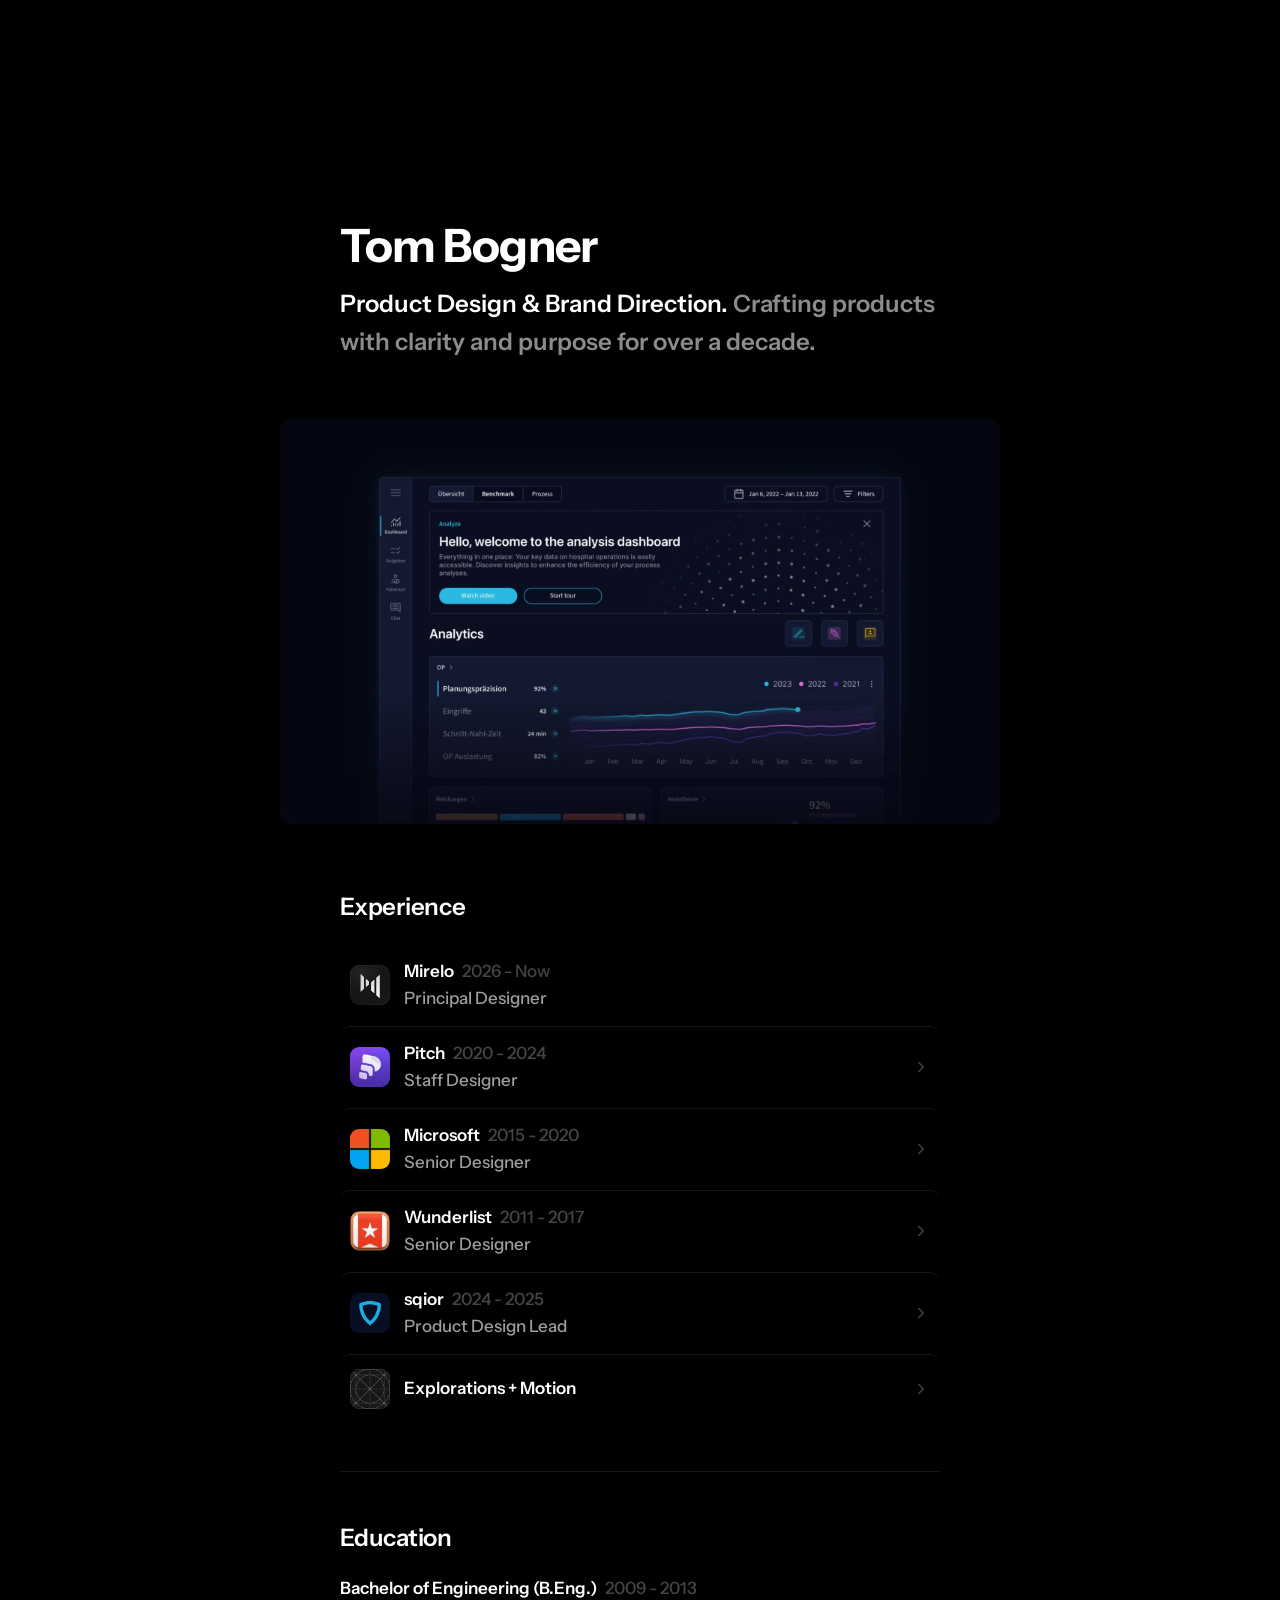
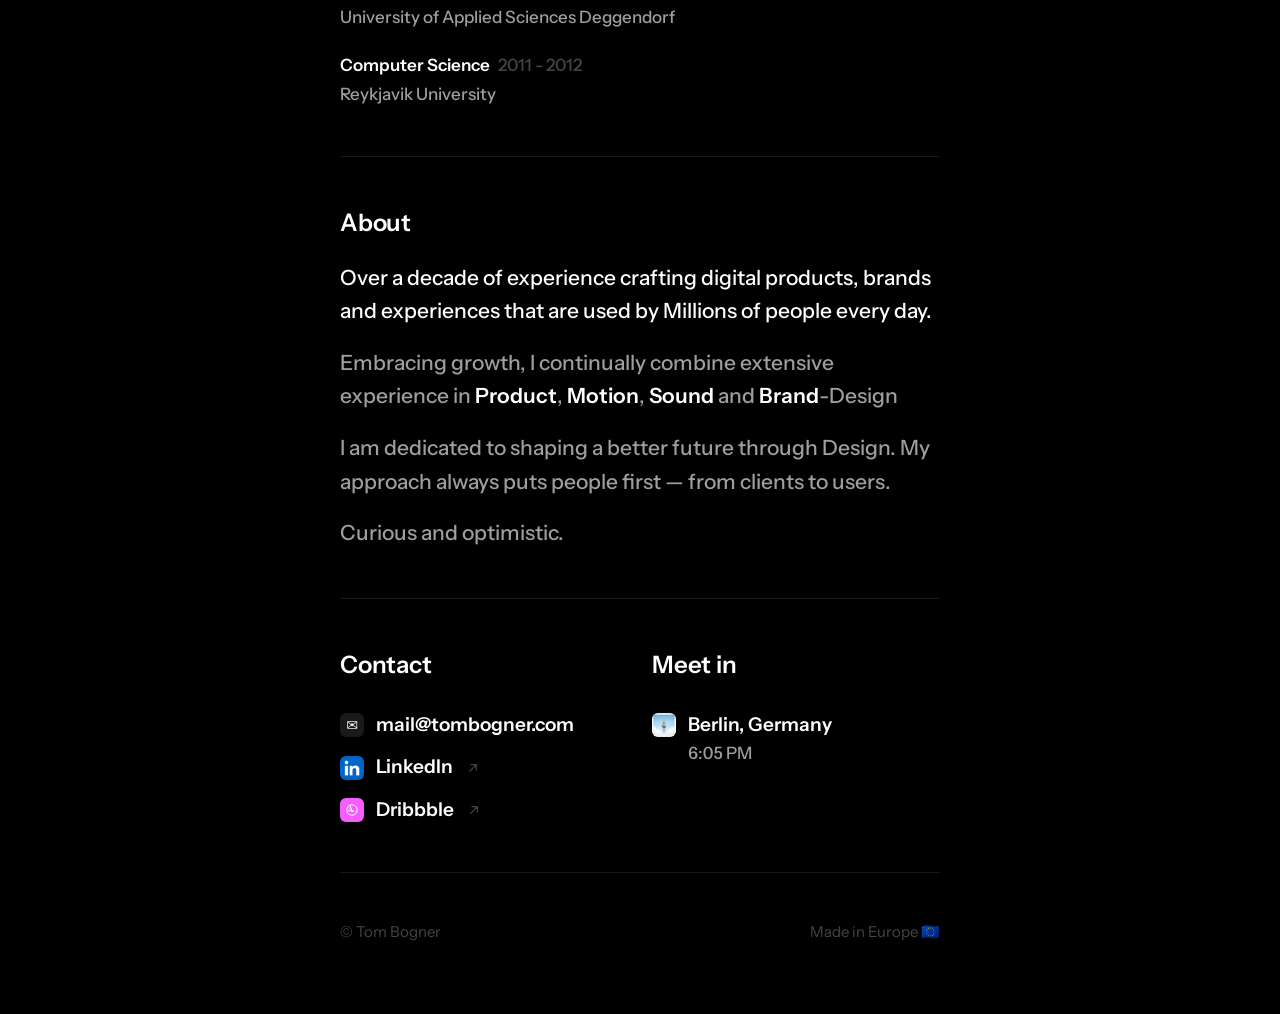
<file: index.html>
<!DOCTYPE html>
<html lang="en">
  <head>
    <meta charset="utf-8" />
    <meta name="viewport" content="width=device-width, initial-scale=1" />
    <title>Tom Bogner</title>
    <meta name="description" content="Product Design &amp; Brand Direction." />
    <link rel="canonical" href="https://www.tombogner.com/" />

    <meta property="og:type" content="website" />
    <meta property="og:title" content="Tom Bogner" />
    <meta property="og:description" content="Product Design &amp; Brand Direction." />
    <meta property="og:url" content="https://www.tombogner.com/" />
    <meta property="og:image" content="https://www.tombogner.com/assets/og.jpg" />

    <meta name="twitter:card" content="summary_large_image" />
    <meta name="twitter:title" content="Tom Bogner" />
    <meta name="twitter:description" content="Product Design &amp; Brand Direction." />
    <meta name="twitter:image" content="https://www.tombogner.com/assets/og.jpg" />

    <link
      rel="icon"
      href="assets/favicon-light.png"
      media="(prefers-color-scheme: light)"
    />
    <link
      rel="icon"
      href="assets/favicon-dark.png"
      media="(prefers-color-scheme: dark)"
    />

    <link rel="preconnect" href="https://fonts.googleapis.com" />
    <link rel="preconnect" href="https://fonts.gstatic.com" crossorigin />
    <link
      href="https://fonts.googleapis.com/css2?family=Instrument+Sans:ital,wght@0,400;0,500;0,600;0,700;1,500;1,600;1,700&display=swap"
      rel="stylesheet"
    />
    <link rel="stylesheet" href="css/styles.css" />
  </head>
  <body>
    <div class="page">
      <header class="hero">
        <h1>Tom Bogner</h1>
        <p class="hero-lead">
          Product Design &amp; Brand Direction.
          <span class="muted"
            >Crafting products with clarity and purpose for over a decade.</span
          >
        </p>
      </header>

      <figure class="media">
        <video
          id="showreel"
          autoplay
          muted
          loop
          playsinline
          preload="metadata"
          poster="assets/showreel-poster.jpg"
          data-start-at="0.812"
          aria-label="Selected work showreel"
        >
          <source src="assets/showreel.mp4" type="video/mp4" />
        </video>
      </figure>

      <section class="section" id="experience" aria-labelledby="experience-title">
        <h2 class="section-title" id="experience-title">Experience</h2>
        <ul class="experience-list">
          <li>
            <div class="experience-item experience-item--static">
              <img
                class="experience-logo"
                src="assets/logos/mirelo.png"
                alt=""
                width="40"
                height="40"
              />
              <span class="experience-copy">
                <span class="experience-top">
                  <span class="experience-company">Mirelo</span>
                  <span class="experience-years">2026 - Now</span>
                </span>
                <span class="experience-role">Principal Designer</span>
              </span>
            </div>
          </li>
          <li>
            <a class="experience-item" href="pitch/">
              <img
                class="experience-logo"
                src="assets/logos/pitch.png"
                alt=""
                width="40"
                height="40"
              />
              <span class="experience-copy">
                <span class="experience-top">
                  <span class="experience-company">Pitch</span>
                  <span class="experience-years">2020 - 2024</span>
                </span>
                <span class="experience-role">Staff Designer</span>
              </span>
              <span class="chevron" aria-hidden="true">
                <svg viewBox="0 0 24 24" fill="none" stroke="currentColor" stroke-width="1.8">
                  <path d="M9 6l6 6-6 6" stroke-linecap="round" stroke-linejoin="round" />
                </svg>
              </span>
            </a>
          </li>
          <li>
            <a class="experience-item" href="microsoft/">
              <img
                class="experience-logo"
                src="assets/logos/microsoft.png"
                alt=""
                width="40"
                height="40"
              />
              <span class="experience-copy">
                <span class="experience-top">
                  <span class="experience-company">Microsoft</span>
                  <span class="experience-years">2015 - 2020</span>
                </span>
                <span class="experience-role">Senior Designer</span>
              </span>
              <span class="chevron" aria-hidden="true">
                <svg viewBox="0 0 24 24" fill="none" stroke="currentColor" stroke-width="1.8">
                  <path d="M9 6l6 6-6 6" stroke-linecap="round" stroke-linejoin="round" />
                </svg>
              </span>
            </a>
          </li>
          <li>
            <a class="experience-item" href="app-basics/">
              <img
                class="experience-logo"
                src="assets/logos/wunderlist.png"
                alt=""
                width="40"
                height="40"
              />
              <span class="experience-copy">
                <span class="experience-top">
                  <span class="experience-company">Wunderlist</span>
                  <span class="experience-years">2011 - 2017</span>
                </span>
                <span class="experience-role">Senior Designer</span>
              </span>
              <span class="chevron" aria-hidden="true">
                <svg viewBox="0 0 24 24" fill="none" stroke="currentColor" stroke-width="1.8">
                  <path d="M9 6l6 6-6 6" stroke-linecap="round" stroke-linejoin="round" />
                </svg>
              </span>
            </a>
          </li>
          <li>
            <a class="experience-item" href="sqior/">
              <img
                class="experience-logo"
                src="assets/logos/sqior.png"
                alt=""
                width="40"
                height="40"
              />
              <span class="experience-copy">
                <span class="experience-top">
                  <span class="experience-company">sqior</span>
                  <span class="experience-years">2024 - 2025</span>
                </span>
                <span class="experience-role">Product Design Lead</span>
              </span>
              <span class="chevron" aria-hidden="true">
                <svg viewBox="0 0 24 24" fill="none" stroke="currentColor" stroke-width="1.8">
                  <path d="M9 6l6 6-6 6" stroke-linecap="round" stroke-linejoin="round" />
                </svg>
              </span>
            </a>
          </li>
          <li>
            <a class="experience-item" href="motion-explorations/">
              <img
                class="experience-logo"
                src="assets/logos/explorations.png"
                alt=""
                width="40"
                height="40"
              />
              <span class="experience-copy">
                <span class="experience-top">
                  <span class="experience-company">Explorations + Motion</span>
                </span>
              </span>
              <span class="chevron" aria-hidden="true">
                <svg viewBox="0 0 24 24" fill="none" stroke="currentColor" stroke-width="1.8">
                  <path d="M9 6l6 6-6 6" stroke-linecap="round" stroke-linejoin="round" />
                </svg>
              </span>
            </a>
          </li>
        </ul>
      </section>

      <hr class="divider" />

      <section class="section" id="education" aria-labelledby="education-title">
        <h2 class="section-title" id="education-title">Education</h2>
        <ul class="education-list">
          <li class="education-item">
            <div class="education-top">
              <span class="education-degree">Bachelor of Engineering (B.Eng.)</span>
              <span class="education-years">2009 - 2013</span>
            </div>
            <div class="education-school">University of Applied Sciences Deggendorf</div>
          </li>
          <li class="education-item">
            <div class="education-top">
              <span class="education-degree">Computer Science</span>
              <span class="education-years">2011 - 2012</span>
            </div>
            <div class="education-school">Reykjavik University</div>
          </li>
        </ul>
      </section>

      <hr class="divider" />

      <section class="section" id="about" aria-labelledby="about-title">
        <h2 class="section-title" id="about-title">About</h2>
        <div class="about-copy">
          <p>
            Over a decade of experience crafting digital products, brands and
            experiences that are used by Millions of people every day.
          </p>
          <p>
            Embracing growth, I continually combine extensive experience in
            <span class="emphasis">Product</span>,
            <span class="emphasis">Motion</span>,
            <span class="emphasis">Sound</span> and
            <span class="emphasis">Brand</span>-Design
          </p>
          <p>
            I am dedicated to shaping a better future through Design. My approach
            always puts people first — from clients to users.
          </p>
          <p>Curious and optimistic.</p>
        </div>
      </section>

      <hr class="divider" />

      <section class="section bottom-grid" aria-label="Contact and location">
        <div id="contact">
          <h2 class="section-title">Contact</h2>
          <ul class="contact-list">
            <li>
              <a class="contact-link" href="mailto:thomasbogner89@gmail.com">
                <span class="icon-tile mail" aria-hidden="true">✉️</span>
                <span>mail@tombogner.com</span>
              </a>
            </li>
            <li>
              <a
                class="contact-link"
                href="https://www.linkedin.com/in/tbogner/"
                target="_blank"
                rel="noopener noreferrer"
              >
                <span class="icon-tile" aria-hidden="true">
                  <img src="assets/logos/linkedin.png" alt="" width="24" height="24" />
                </span>
                <span>LinkedIn</span>
                <span class="external" aria-hidden="true">
                  <svg viewBox="0 0 24 24" fill="none" stroke="currentColor" stroke-width="1.8">
                    <path d="M7 17L17 7M9 7h8v8" stroke-linecap="round" stroke-linejoin="round" />
                  </svg>
                </span>
              </a>
            </li>
            <li>
              <a
                class="contact-link"
                href="https://dribbble.com/bogner"
                target="_blank"
                rel="noopener noreferrer"
              >
                <span class="icon-tile dribbble" aria-hidden="true">
                  <svg viewBox="0 0 24 24" aria-hidden="true">
                    <circle cx="12" cy="12" r="9" fill="none" stroke="currentColor" stroke-width="1.7" />
                    <path
                      d="M7.2 8.2c2.4 2.7 5.1 4.8 8.3 6.1M5.4 13.2c2.9-.3 5.7.1 8.6 1.8M9.2 5.6c1.5 2.8 2.4 5.8 2.6 8.9"
                      fill="none"
                      stroke="currentColor"
                      stroke-width="1.5"
                      stroke-linecap="round"
                    />
                  </svg>
                </span>
                <span>Dribbble</span>
                <span class="external" aria-hidden="true">
                  <svg viewBox="0 0 24 24" fill="none" stroke="currentColor" stroke-width="1.8">
                    <path d="M7 17L17 7M9 7h8v8" stroke-linecap="round" stroke-linejoin="round" />
                  </svg>
                </span>
              </a>
            </li>
          </ul>
        </div>

        <div id="meet">
          <h2 class="section-title">Meet in</h2>
          <ul class="meet-list">
            <li>
              <div class="meet-row">
                <span class="icon-tile" aria-hidden="true">
                  <img src="assets/logos/berlin.png" alt="" width="24" height="24" />
                </span>
                <span>Berlin, Germany</span>
              </div>
              <div
                class="berlin-time"
                id="berlin-clock"
                aria-live="polite"
                title="Current time in Europe/Berlin"
              >
                --:--
              </div>
            </li>
          </ul>
        </div>
      </section>

      <hr class="divider" />

      <footer class="site-footer">
        <span>© Tom Bogner</span>
        <a href="presentation/">Made in Europe 🇪🇺</a>
      </footer>
    </div>

    <script src="js/main.js" defer></script>
  </body>
</html>
</file>
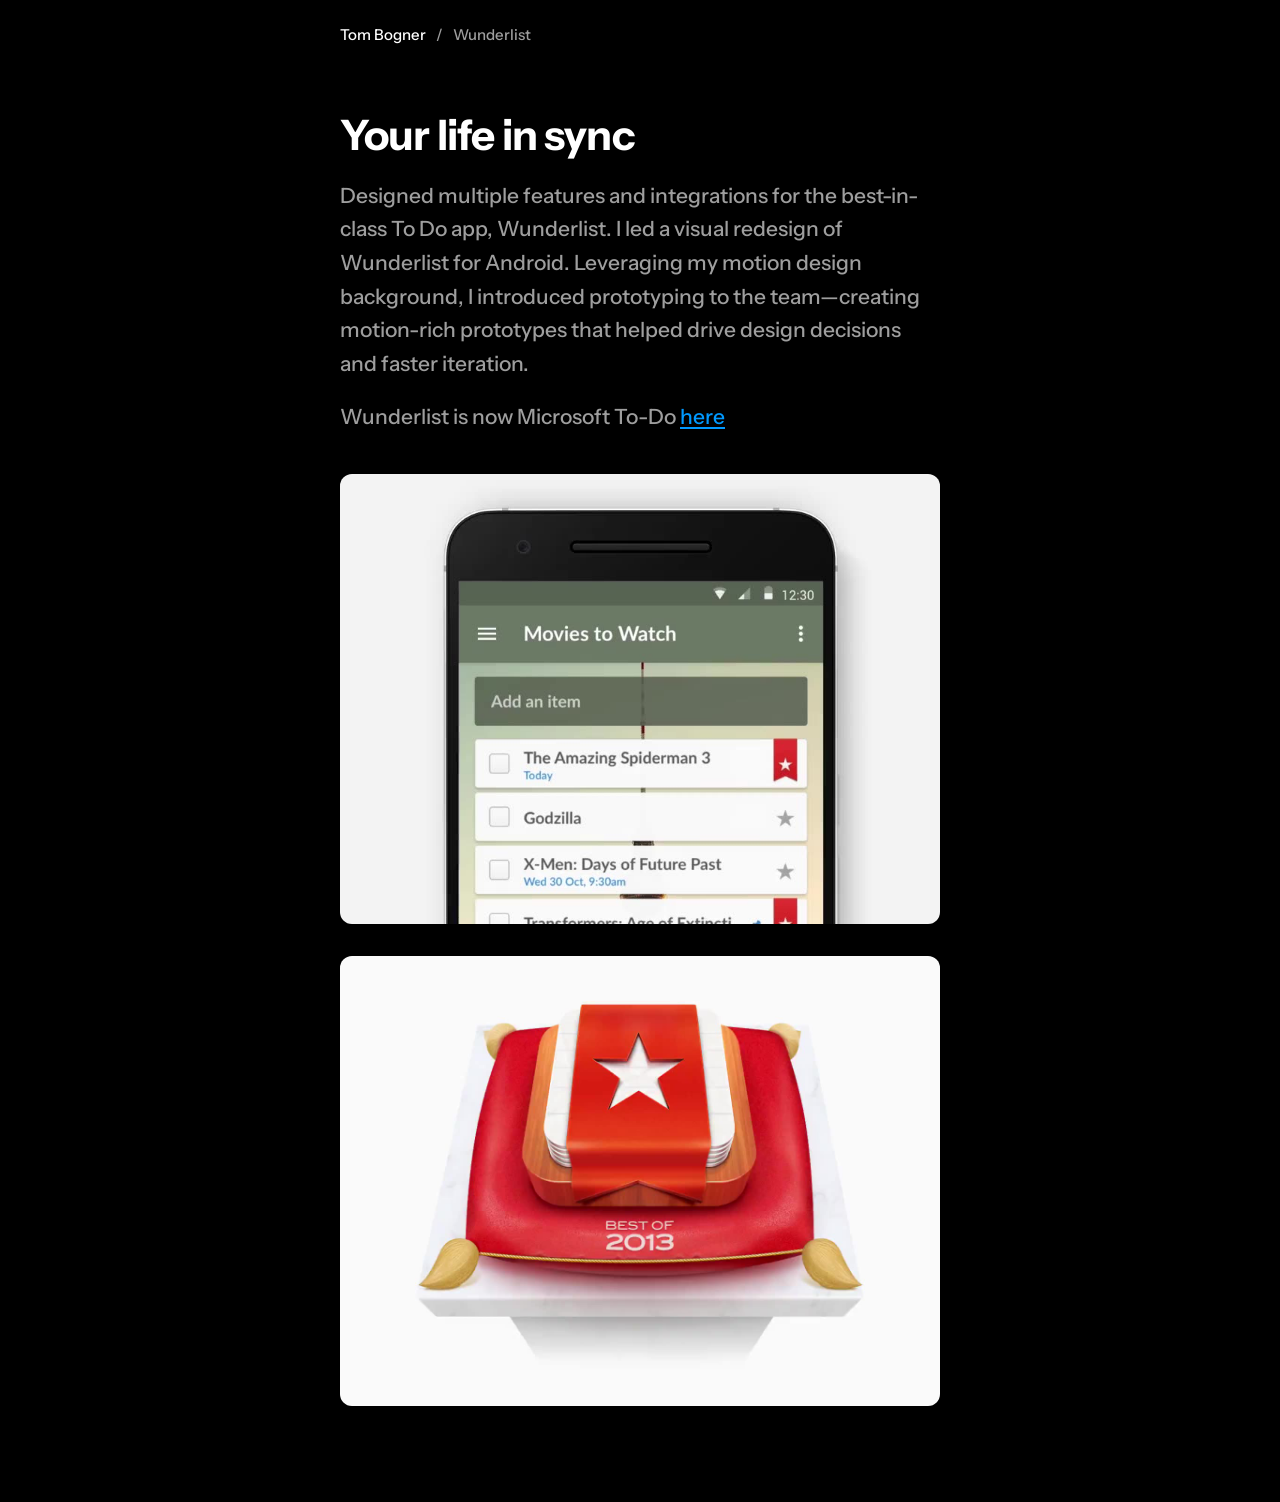
<file: app-basics/index.html>
<!DOCTYPE html>
<html lang="en">
  <head>
    <meta charset="utf-8" />
    <meta name="viewport" content="width=device-width, initial-scale=1" />
    <title>Wunderlist — Tom Bogner</title>
    <meta
      name="description"
      content="Your life in sync. Wunderlist case study by Tom Bogner."
    />
    <link rel="canonical" href="https://www.tombogner.com/app-basics" />
    <meta property="og:title" content="Wunderlist — Tom Bogner" />
    <meta property="og:description" content="Your life in sync." />
    <meta property="og:image" content="https://www.tombogner.com/assets/og.jpg" />
    <link rel="icon" href="../assets/favicon-light.png" media="(prefers-color-scheme: light)" />
    <link rel="icon" href="../assets/favicon-dark.png" media="(prefers-color-scheme: dark)" />
    <link rel="preconnect" href="https://fonts.googleapis.com" />
    <link rel="preconnect" href="https://fonts.gstatic.com" crossorigin />
    <link
      href="https://fonts.googleapis.com/css2?family=Instrument+Sans:wght@400;500;600;700&display=swap"
      rel="stylesheet"
    />
    <link rel="stylesheet" href="../css/styles.css" />
  </head>
  <body>
    <div class="case-shell">
      <nav class="case-nav" aria-label="Breadcrumb">
        <a href="../">Tom Bogner</a>
        <span class="case-nav-sep" aria-hidden="true">/</span>
        <span class="case-nav-current">Wunderlist</span>
      </nav>

      <main class="case-page">
        <header class="case-intro">
          <h1>Your life in sync</h1>
          <div class="case-copy">
            <p>
              Designed multiple features and integrations for the best-in-class
              To Do app, Wunderlist. I led a visual redesign of Wunderlist for
              Android. Leveraging my motion design background, I introduced
              prototyping to the team—creating motion-rich prototypes that
              helped drive design decisions and faster iteration.
            </p>
          </div>
          <p class="case-link">
            Wunderlist is now Microsoft To-Do
            <a
              href="https://to-do.office.com/tasks/"
              target="_blank"
              rel="noopener noreferrer"
              >here</a
            >
          </p>
        </header>

        <div class="case-media">
          <video
            class="case-video"
            autoplay
            muted
            loop
            playsinline
            preload="metadata"
            poster="../assets/case-studies/app-basics/01-poster.jpg"
            aria-label="Wunderlist Android redesign"
          >
            <source
              src="../assets/case-studies/app-basics/01.mp4"
              type="video/mp4"
            />
          </video>
          <video
            class="case-video"
            autoplay
            muted
            loop
            playsinline
            preload="metadata"
            poster="../assets/case-studies/app-basics/02-poster.jpg"
            aria-label="Wunderlist motion prototype"
          >
            <source
              src="../assets/case-studies/app-basics/02.mp4"
              type="video/mp4"
            />
          </video>
        </div>
      </main>
    </div>
    <script src="../js/main.js" defer></script>
  </body>
</html>
</file>
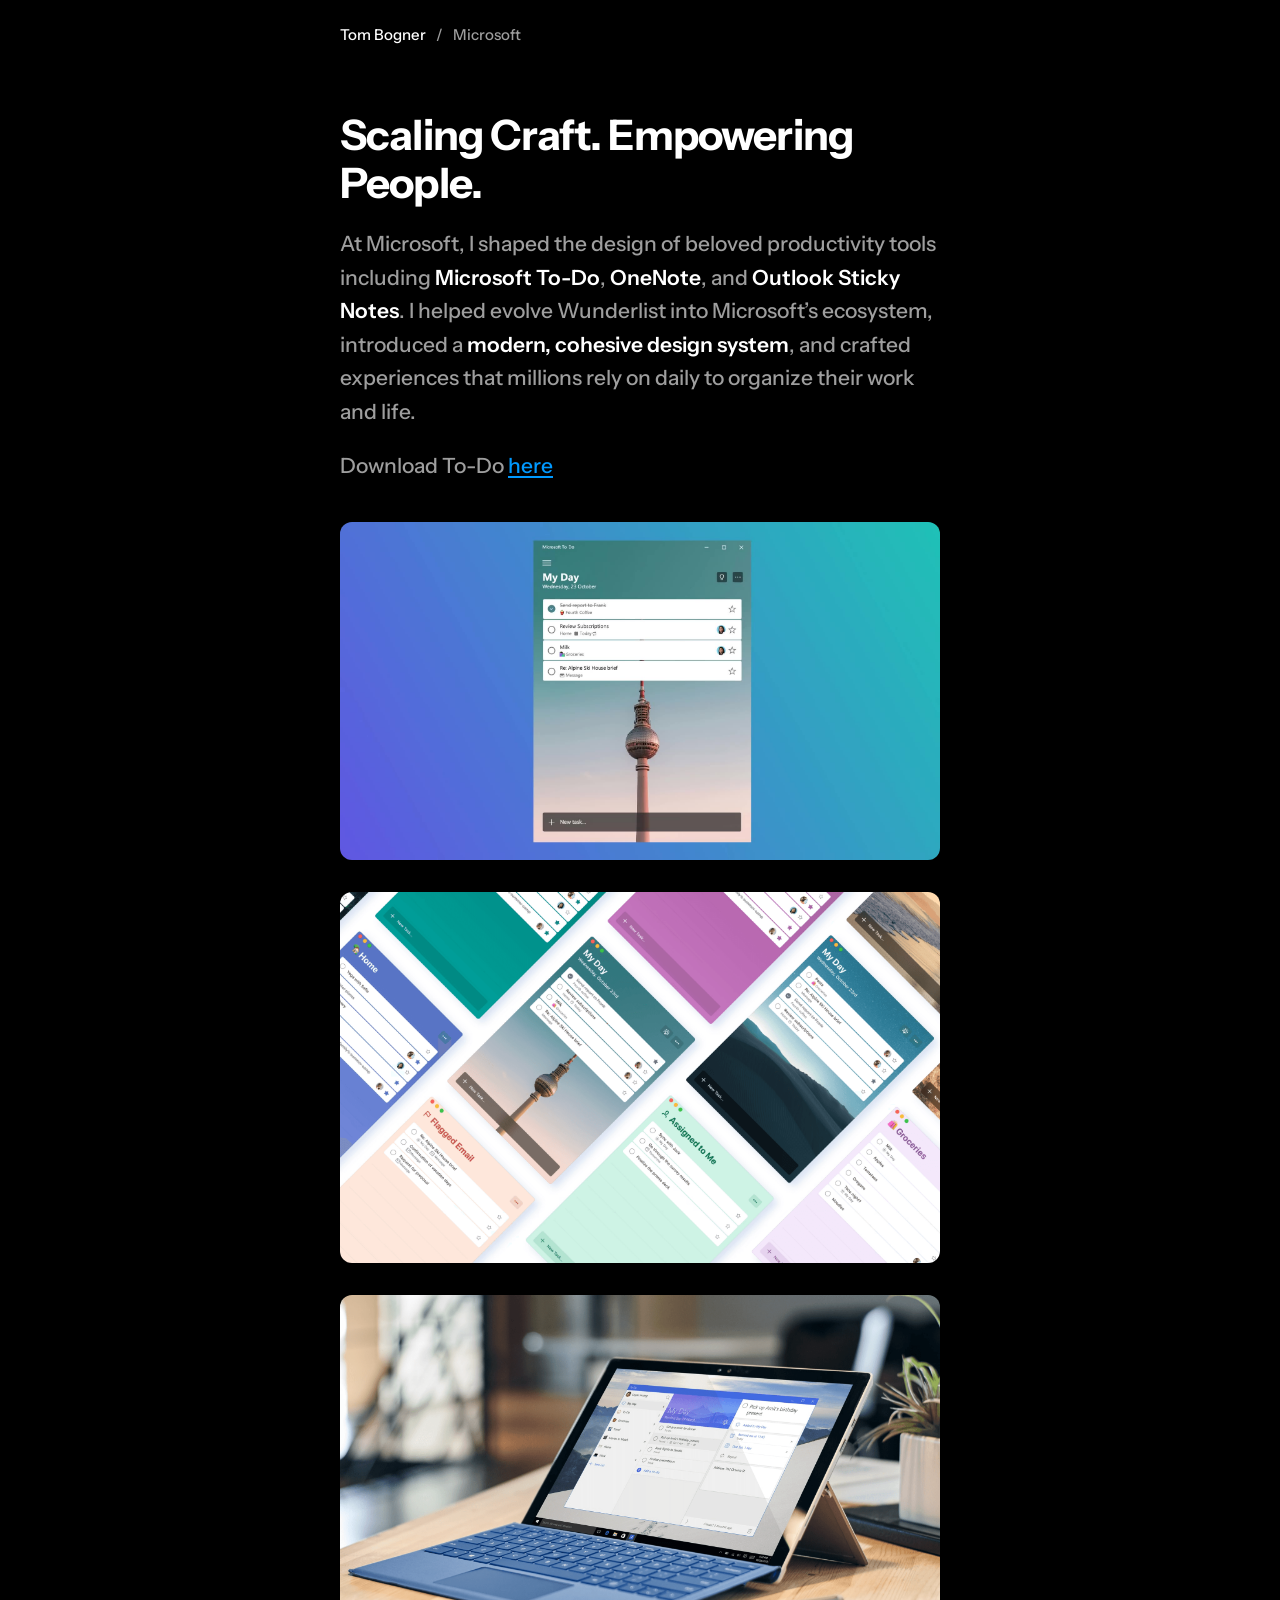
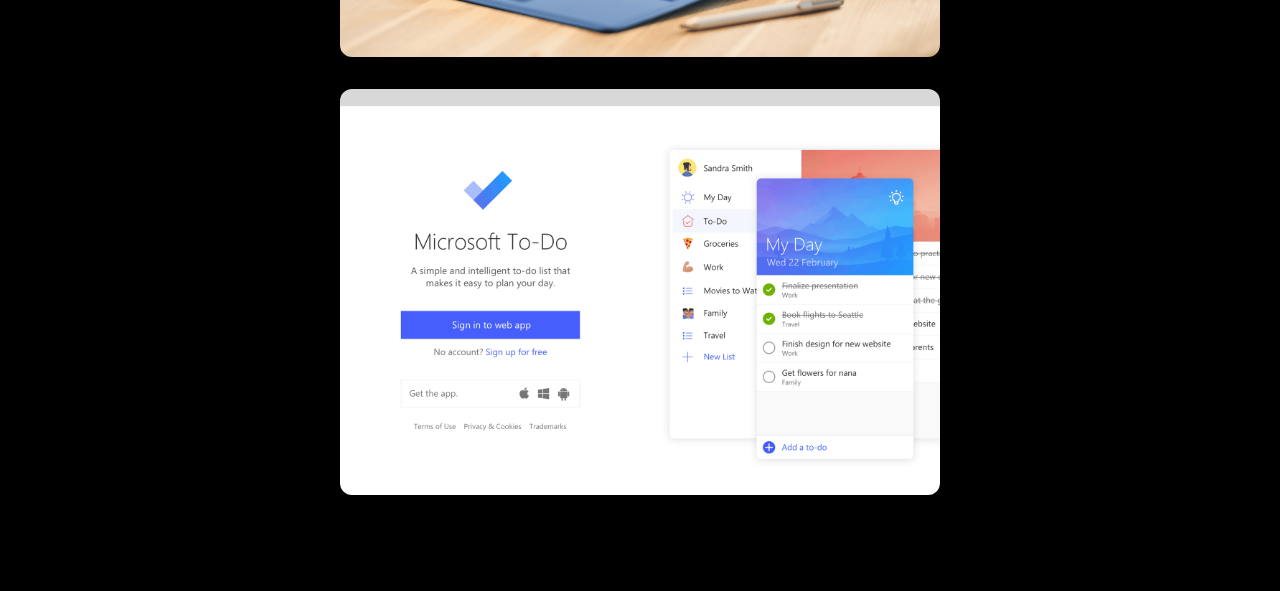
<file: microsoft/index.html>
<!DOCTYPE html>
<html lang="en">
  <head>
    <meta charset="utf-8" />
    <meta name="viewport" content="width=device-width, initial-scale=1" />
    <title>Microsoft — Tom Bogner</title>
    <meta
      name="description"
      content="Scaling Craft. Empowering People. Microsoft case study by Tom Bogner."
    />
    <link rel="canonical" href="https://www.tombogner.com/microsoft" />
    <meta property="og:title" content="Microsoft — Tom Bogner" />
    <meta property="og:description" content="Scaling Craft. Empowering People." />
    <meta property="og:image" content="https://www.tombogner.com/assets/og.jpg" />
    <link rel="icon" href="../assets/favicon-light.png" media="(prefers-color-scheme: light)" />
    <link rel="icon" href="../assets/favicon-dark.png" media="(prefers-color-scheme: dark)" />
    <link rel="preconnect" href="https://fonts.googleapis.com" />
    <link rel="preconnect" href="https://fonts.gstatic.com" crossorigin />
    <link
      href="https://fonts.googleapis.com/css2?family=Instrument+Sans:wght@400;500;600;700&display=swap"
      rel="stylesheet"
    />
    <link rel="stylesheet" href="../css/styles.css" />
  </head>
  <body>
    <div class="case-shell">
      <nav class="case-nav" aria-label="Breadcrumb">
        <a href="../">Tom Bogner</a>
        <span class="case-nav-sep" aria-hidden="true">/</span>
        <span class="case-nav-current">Microsoft</span>
      </nav>

      <main class="case-page">
        <header class="case-intro">
          <h1>Scaling Craft. Empowering People.</h1>
          <div class="case-copy">
            <p>
              At Microsoft, I shaped the design of beloved productivity tools
              including <strong>Microsoft To-Do</strong>,
              <strong>OneNote</strong>, and
              <strong>Outlook Sticky Notes</strong>. I helped evolve Wunderlist
              into Microsoft’s ecosystem, introduced a
              <strong>modern, cohesive design system</strong>, and crafted
              experiences that millions rely on daily to organize their work and
              life.
            </p>
          </div>
          <p class="case-link">
            Download To-Do
            <a
              href="https://to-do.office.com/tasks/"
              target="_blank"
              rel="noopener noreferrer"
              >here</a
            >
          </p>
        </header>

        <div class="case-media">
          <video
            class="case-video"
            autoplay
            muted
            loop
            playsinline
            preload="metadata"
            poster="../assets/case-studies/microsoft/01-poster.jpg"
            aria-label="Microsoft To-Do product showreel"
          >
            <source
              src="../assets/case-studies/microsoft/01.mp4"
              type="video/mp4"
            />
          </video>
          <img
            src="../assets/case-studies/microsoft/01.png"
            alt="Microsoft To-Do My Day on mobile with Berlin backdrop"
            width="1744"
            height="1080"
            loading="lazy"
          />
          <img
            src="../assets/case-studies/microsoft/02.png"
            alt="Microsoft productivity app screens and design system collage"
            width="2048"
            height="1235"
            loading="lazy"
          />
          <img
            src="../assets/case-studies/microsoft/03.png"
            alt="Outlook Sticky Notes arranged on a desktop surface"
            width="1672"
            height="1132"
            loading="lazy"
          />
        </div>
      </main>
    </div>
    <script src="../js/main.js" defer></script>
  </body>
</html>
</file>
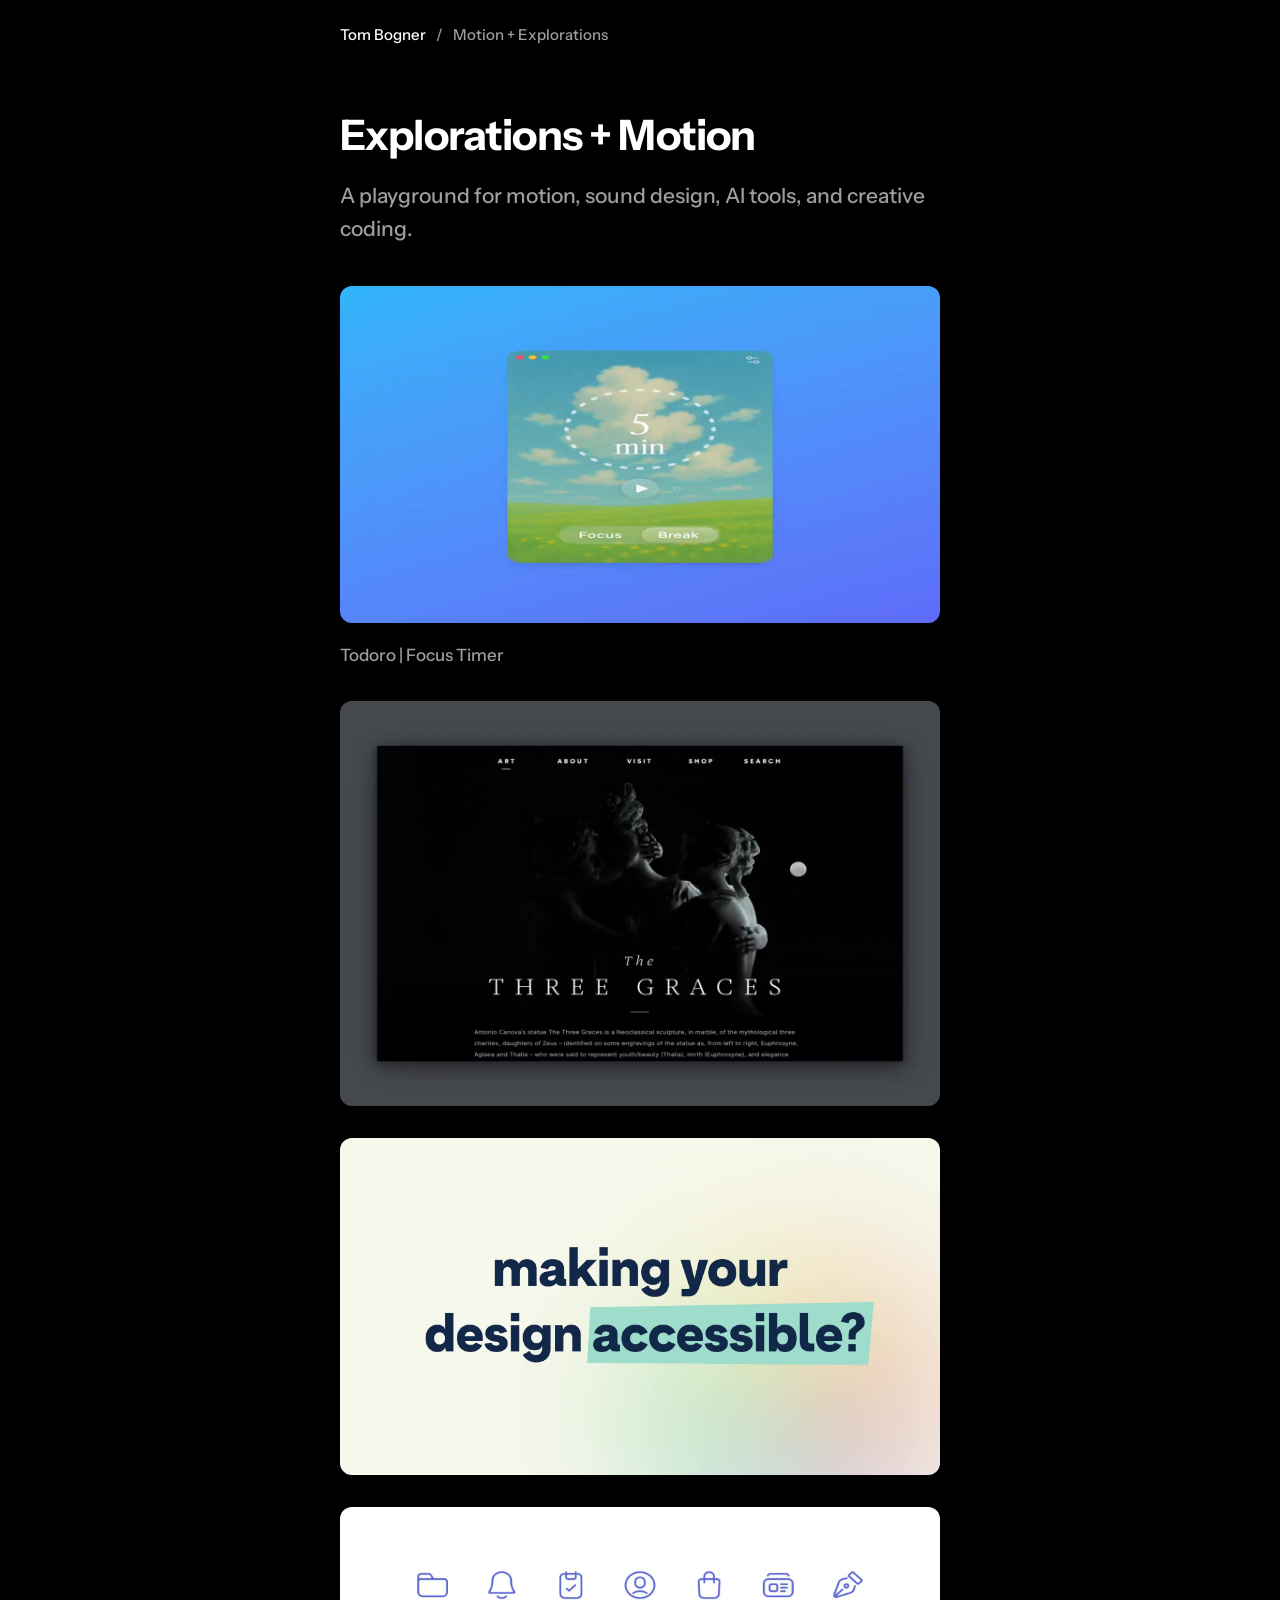
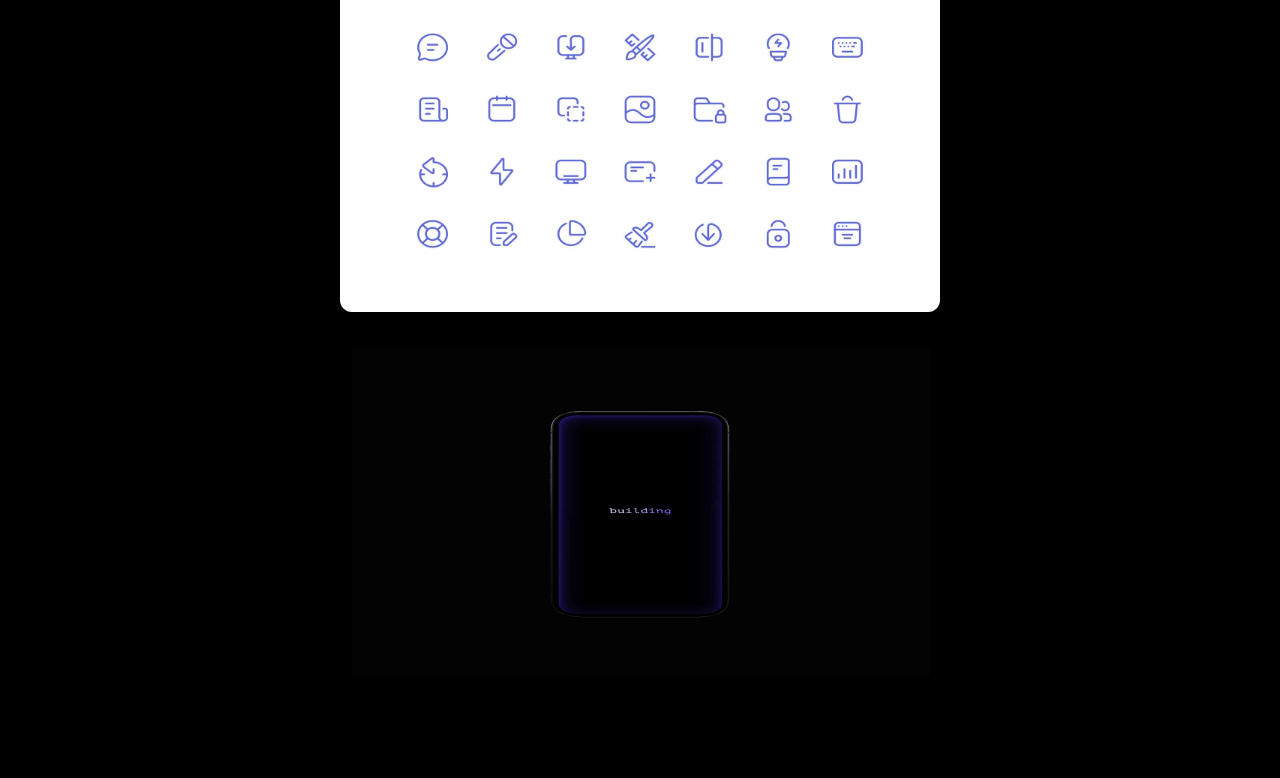
<file: motion-explorations/index.html>
<!DOCTYPE html>
<html lang="en">
  <head>
    <meta charset="utf-8" />
    <meta name="viewport" content="width=device-width, initial-scale=1" />
    <title>Explorations + Motion — Tom Bogner</title>
    <meta
      name="description"
      content="A playground for motion, sound design, AI tools, and creative coding."
    />
    <link rel="canonical" href="https://www.tombogner.com/motion-explorations" />
    <meta property="og:title" content="Explorations + Motion — Tom Bogner" />
    <meta
      property="og:description"
      content="A playground for motion, sound design, AI tools, and creative coding."
    />
    <meta property="og:image" content="https://www.tombogner.com/assets/og.jpg" />
    <link rel="icon" href="../assets/favicon-light.png" media="(prefers-color-scheme: light)" />
    <link rel="icon" href="../assets/favicon-dark.png" media="(prefers-color-scheme: dark)" />
    <link rel="preconnect" href="https://fonts.googleapis.com" />
    <link rel="preconnect" href="https://fonts.gstatic.com" crossorigin />
    <link
      href="https://fonts.googleapis.com/css2?family=Instrument+Sans:wght@400;500;600;700&display=swap"
      rel="stylesheet"
    />
    <link rel="stylesheet" href="../css/styles.css" />
  </head>
  <body>
    <div class="case-shell">
      <nav class="case-nav" aria-label="Breadcrumb">
        <a href="../">Tom Bogner</a>
        <span class="case-nav-sep" aria-hidden="true">/</span>
        <span class="case-nav-current">Motion + Explorations</span>
      </nav>

      <main class="case-page">
        <header class="case-intro">
          <h1>Explorations + Motion</h1>
          <div class="case-copy">
            <p>
              A playground for motion, sound design, AI tools, and creative
              coding.
            </p>
          </div>
        </header>

        <div class="case-media">
          <video
            class="case-video"
            autoplay
            muted
            loop
            playsinline
            preload="metadata"
            poster="../assets/case-studies/motion/01-poster.jpg"
            aria-label="Todoro focus timer"
          >
            <source src="../assets/case-studies/motion/01.mp4" type="video/mp4" />
          </video>
          <p class="case-caption">Todoro | Focus Timer</p>
          <video
            class="case-video"
            autoplay
            muted
            loop
            playsinline
            preload="metadata"
            poster="../assets/case-studies/motion/02-poster.jpg"
            aria-label="Motion exploration"
          >
            <source src="../assets/case-studies/motion/02.mp4" type="video/mp4" />
          </video>
          <video
            class="case-video"
            autoplay
            muted
            loop
            playsinline
            preload="metadata"
            poster="../assets/case-studies/motion/03-poster.jpg"
            aria-label="Motion exploration"
          >
            <source src="../assets/case-studies/motion/03.mp4" type="video/mp4" />
          </video>
          <video
            class="case-video"
            autoplay
            muted
            loop
            playsinline
            preload="metadata"
            poster="../assets/case-studies/motion/04-poster.jpg"
            aria-label="Motion exploration"
          >
            <source src="../assets/case-studies/motion/04.mp4" type="video/mp4" />
          </video>
          <video
            class="case-video"
            autoplay
            muted
            loop
            playsinline
            preload="metadata"
            poster="../assets/case-studies/motion/05-poster.jpg"
            aria-label="Motion exploration"
          >
            <source src="../assets/case-studies/motion/05.mp4" type="video/mp4" />
          </video>
        </div>
      </main>
    </div>
    <script src="../js/main.js" defer></script>
  </body>
</html>
</file>
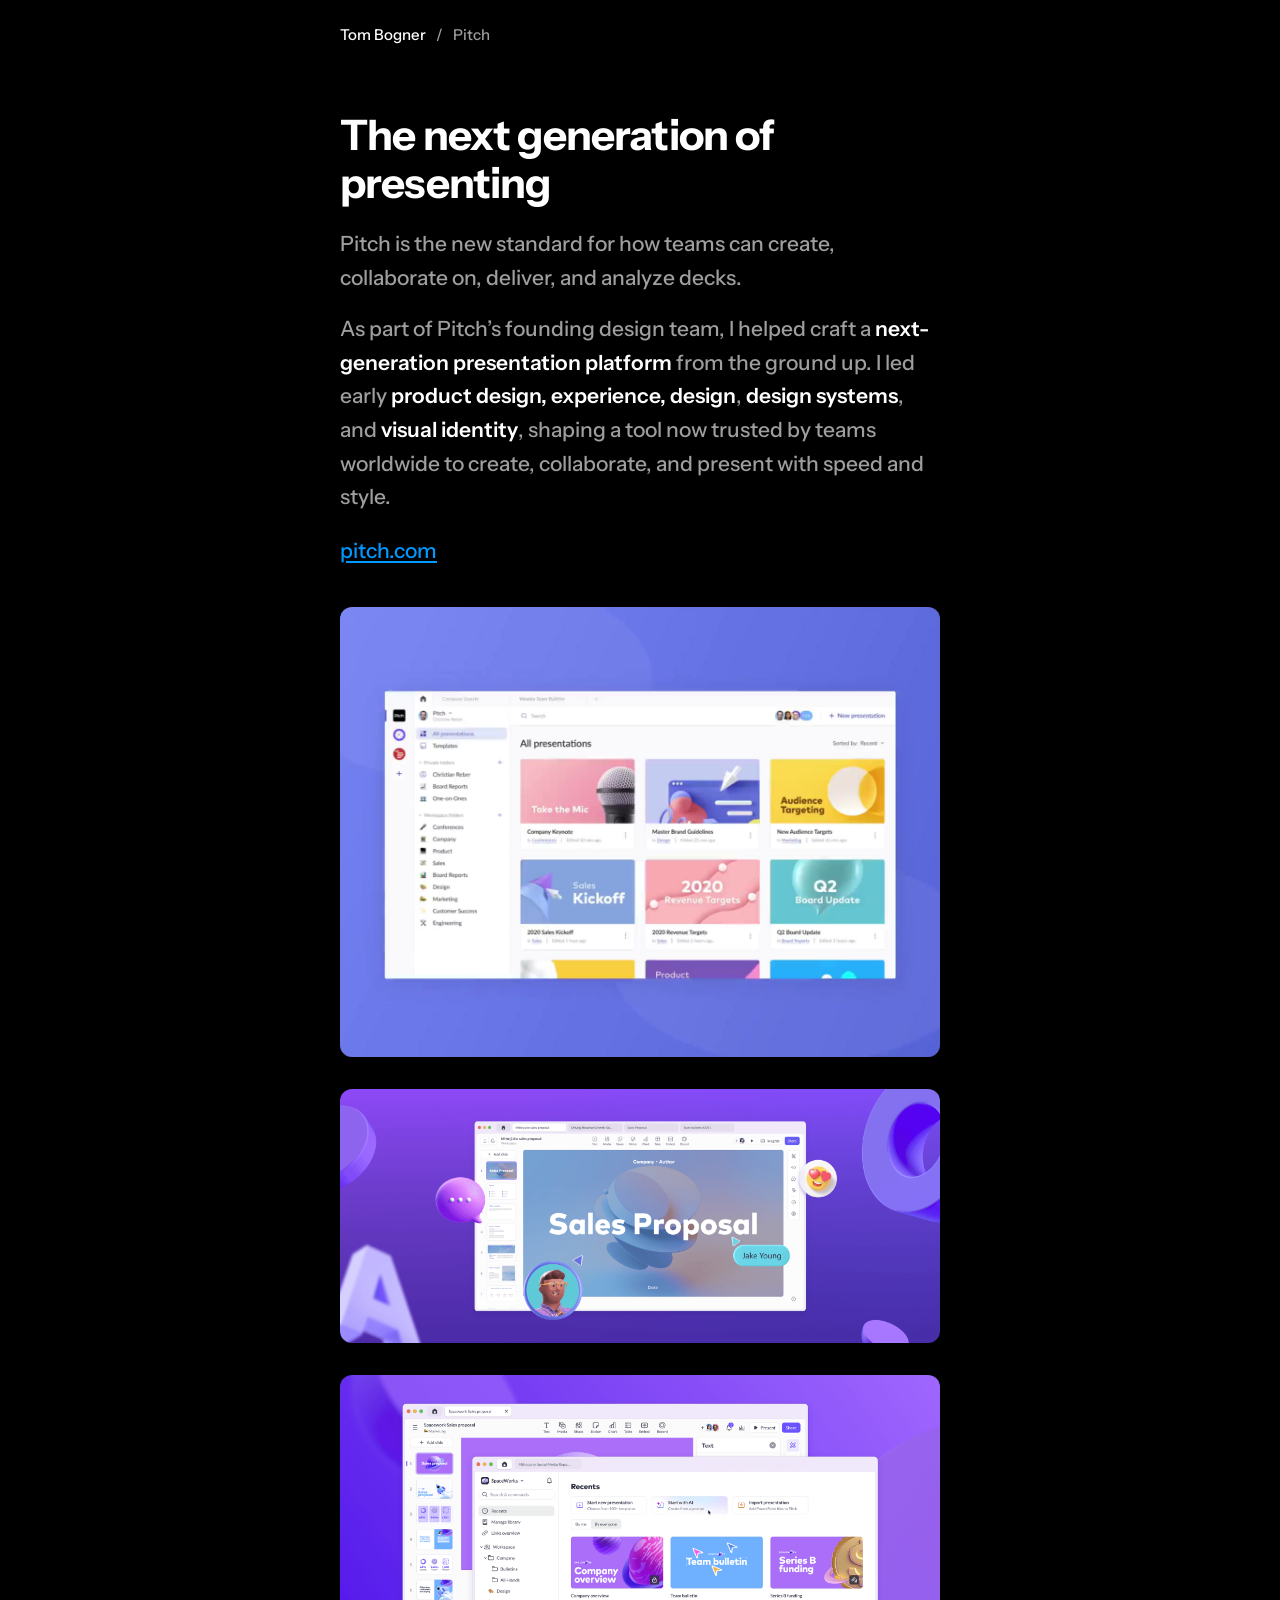
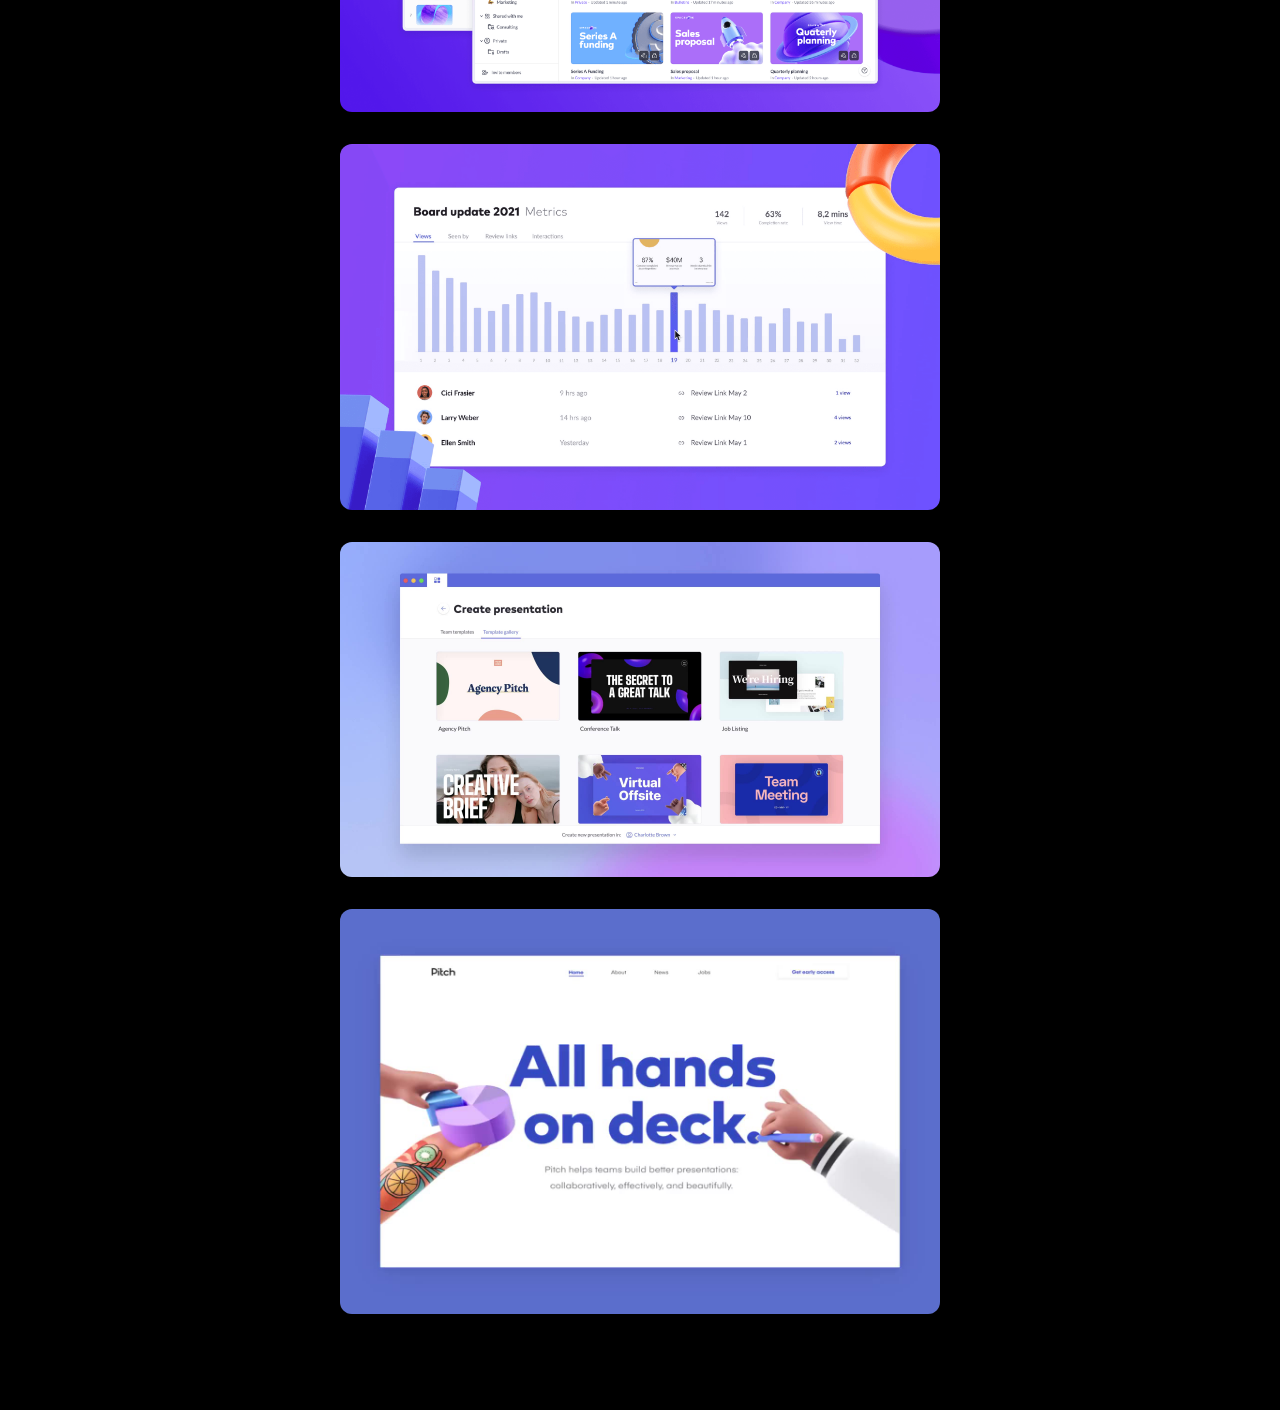
<file: pitch/index.html>
<!DOCTYPE html>
<html lang="en">
  <head>
    <meta charset="utf-8" />
    <meta name="viewport" content="width=device-width, initial-scale=1" />
    <title>Pitch — Tom Bogner</title>
    <meta
      name="description"
      content="The next generation of presenting. Pitch case study by Tom Bogner."
    />
    <link rel="canonical" href="https://www.tombogner.com/pitch" />
    <meta property="og:title" content="Pitch — Tom Bogner" />
    <meta property="og:description" content="The next generation of presenting." />
    <meta property="og:image" content="https://www.tombogner.com/assets/og.jpg" />
    <link rel="icon" href="../assets/favicon-light.png" media="(prefers-color-scheme: light)" />
    <link rel="icon" href="../assets/favicon-dark.png" media="(prefers-color-scheme: dark)" />
    <link rel="preconnect" href="https://fonts.googleapis.com" />
    <link rel="preconnect" href="https://fonts.gstatic.com" crossorigin />
    <link
      href="https://fonts.googleapis.com/css2?family=Instrument+Sans:wght@400;500;600;700&display=swap"
      rel="stylesheet"
    />
    <link rel="stylesheet" href="../css/styles.css" />
  </head>
  <body>
    <div class="case-shell">
      <nav class="case-nav" aria-label="Breadcrumb">
        <a href="../">Tom Bogner</a>
        <span class="case-nav-sep" aria-hidden="true">/</span>
        <span class="case-nav-current">Pitch</span>
      </nav>

      <main class="case-page">
        <header class="case-intro">
          <h1>The next generation of presenting</h1>
          <div class="case-copy">
            <p>
              Pitch is the new standard for how teams can create, collaborate on,
              deliver, and analyze decks.
            </p>
            <p>
              As part of Pitch’s founding design team, I helped craft a
              <strong>next-generation presentation platform</strong> from the
              ground up. I led early
              <strong>product design, experience, design</strong>,
              <strong>design systems</strong>, and
              <strong>visual identity</strong>, shaping a tool now trusted by
              teams worldwide to create, collaborate, and present with speed and
              style.
            </p>
          </div>
          <p class="case-link">
            <a href="https://pitch.com" target="_blank" rel="noopener noreferrer"
              >pitch.com</a
            >
          </p>
        </header>

        <div class="case-media">
          <video
            class="case-video"
            autoplay
            muted
            loop
            playsinline
            preload="metadata"
            poster="../assets/case-studies/pitch/01-poster.jpg"
            aria-label="Pitch product showreel"
          >
            <source src="../assets/case-studies/pitch/01.mp4" type="video/mp4" />
          </video>
          <img
            src="../assets/case-studies/pitch/01.png"
            alt="Pitch workspace showing presentation cards and sidebar navigation"
            width="2048"
            height="864"
            loading="lazy"
          />
          <img
            src="../assets/case-studies/pitch/02.png"
            alt="Pitch presentation editor with Sales Proposal slide"
            width="2048"
            height="1152"
            loading="lazy"
          />
          <img
            src="../assets/case-studies/pitch/03.png"
            alt="Pitch templates and collaboration interface"
            width="2048"
            height="1248"
            loading="lazy"
          />
          <video
            class="case-video"
            autoplay
            muted
            loop
            playsinline
            preload="metadata"
            poster="../assets/case-studies/pitch/02-poster.jpg"
            aria-label="Pitch product interaction"
          >
            <source src="../assets/case-studies/pitch/02.mp4" type="video/mp4" />
          </video>
          <video
            class="case-video"
            autoplay
            muted
            loop
            playsinline
            preload="metadata"
            poster="../assets/case-studies/pitch/03-poster.jpg"
            aria-label="Pitch product interaction"
          >
            <source src="../assets/case-studies/pitch/03.mp4" type="video/mp4" />
          </video>
        </div>
      </main>
    </div>
    <script src="../js/main.js" defer></script>
  </body>
</html>
</file>
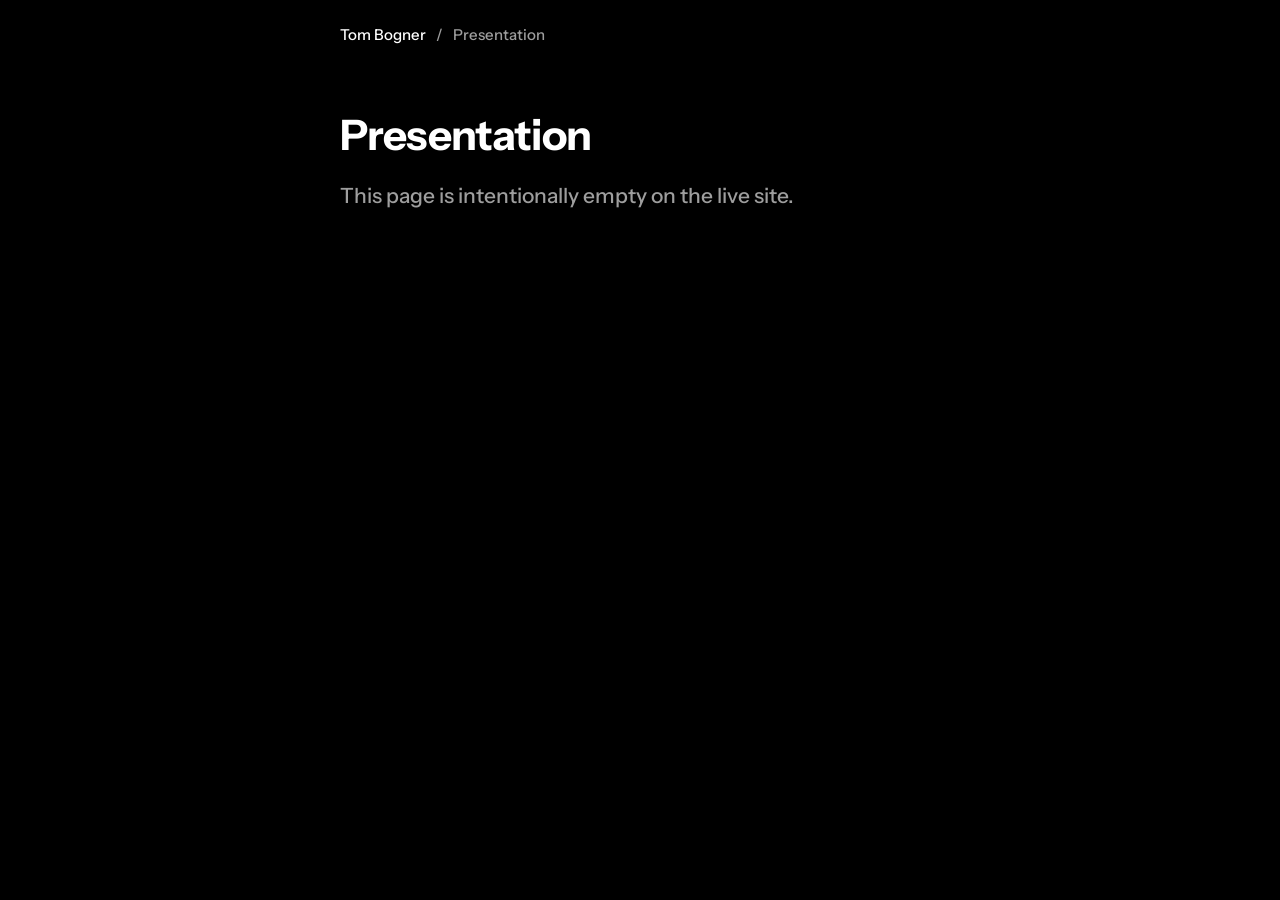
<file: presentation/index.html>
<!DOCTYPE html>
<html lang="en">
  <head>
    <meta charset="utf-8" />
    <meta name="viewport" content="width=device-width, initial-scale=1" />
    <title>Presentation — Tom Bogner</title>
    <meta name="description" content="Presentation — Tom Bogner." />
    <link rel="canonical" href="https://www.tombogner.com/presentation" />
    <link rel="icon" href="../assets/favicon-light.png" media="(prefers-color-scheme: light)" />
    <link rel="icon" href="../assets/favicon-dark.png" media="(prefers-color-scheme: dark)" />
    <link rel="preconnect" href="https://fonts.googleapis.com" />
    <link rel="preconnect" href="https://fonts.gstatic.com" crossorigin />
    <link
      href="https://fonts.googleapis.com/css2?family=Instrument+Sans:wght@400;500;600;700&display=swap"
      rel="stylesheet"
    />
    <link rel="stylesheet" href="../css/styles.css" />
  </head>
  <body>
    <div class="case-shell">
      <nav class="case-nav" aria-label="Breadcrumb">
        <a href="../">Tom Bogner</a>
        <span class="case-nav-sep" aria-hidden="true">/</span>
        <span class="case-nav-current">Presentation</span>
      </nav>
      <main class="case-page">
        <header class="case-intro">
          <h1>Presentation</h1>
          <div class="case-copy">
            <p>This page is intentionally empty on the live site.</p>
          </div>
        </header>
      </main>
    </div>
  </body>
</html>
</file>
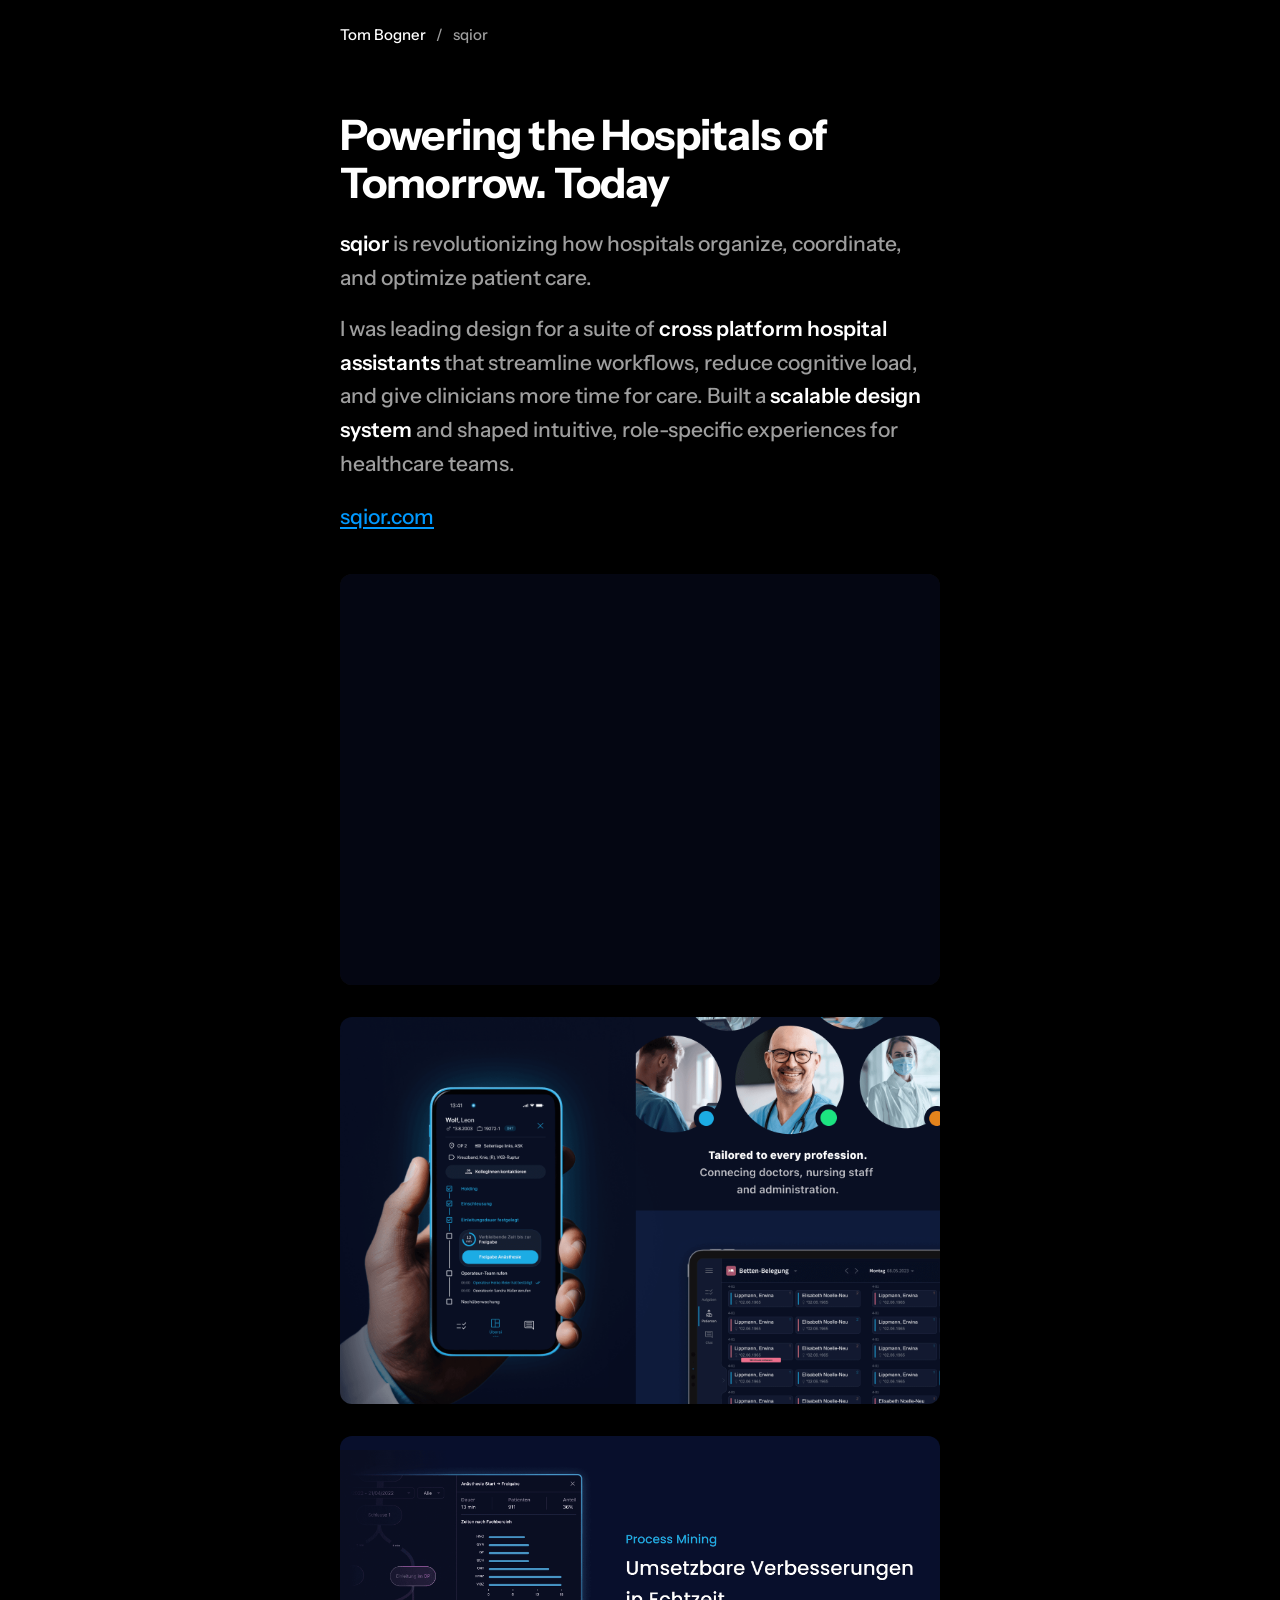
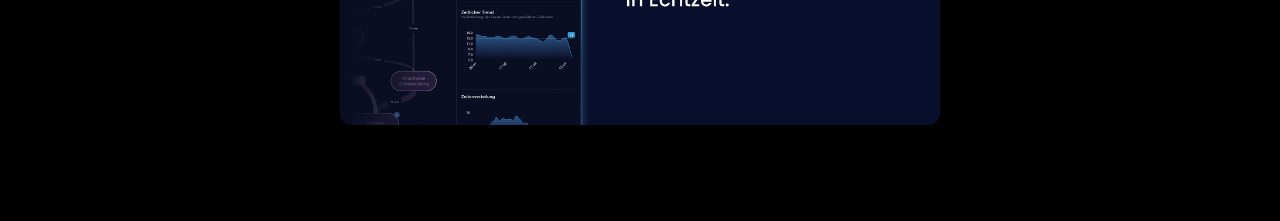
<file: sqior/index.html>
<!DOCTYPE html>
<html lang="en">
  <head>
    <meta charset="utf-8" />
    <meta name="viewport" content="width=device-width, initial-scale=1" />
    <title>sqior — Tom Bogner</title>
    <meta
      name="description"
      content="Powering the Hospitals of Tomorrow. Today. sqior case study by Tom Bogner."
    />
    <link rel="canonical" href="https://www.tombogner.com/sqior" />
    <meta property="og:title" content="sqior — Tom Bogner" />
    <meta
      property="og:description"
      content="Powering the Hospitals of Tomorrow. Today."
    />
    <meta property="og:image" content="https://www.tombogner.com/assets/og.jpg" />
    <link rel="icon" href="../assets/favicon-light.png" media="(prefers-color-scheme: light)" />
    <link rel="icon" href="../assets/favicon-dark.png" media="(prefers-color-scheme: dark)" />
    <link rel="preconnect" href="https://fonts.googleapis.com" />
    <link rel="preconnect" href="https://fonts.gstatic.com" crossorigin />
    <link
      href="https://fonts.googleapis.com/css2?family=Instrument+Sans:wght@400;500;600;700&display=swap"
      rel="stylesheet"
    />
    <link rel="stylesheet" href="../css/styles.css" />
  </head>
  <body>
    <div class="case-shell">
      <nav class="case-nav" aria-label="Breadcrumb">
        <a href="../">Tom Bogner</a>
        <span class="case-nav-sep" aria-hidden="true">/</span>
        <span class="case-nav-current">sqior</span>
      </nav>

      <main class="case-page">
        <header class="case-intro">
          <h1>Powering the Hospitals of Tomorrow. Today</h1>
          <div class="case-copy">
            <p>
              <strong>sqior</strong> is revolutionizing how hospitals organize,
              coordinate, and optimize patient care.
            </p>
            <p>
              I was leading design for a suite of
              <strong>cross platform hospital assistants</strong> that
              streamline workflows, reduce cognitive load, and give clinicians
              more time for care. Built a
              <strong>scalable design system</strong> and shaped intuitive,
              role-specific experiences for healthcare teams.
            </p>
          </div>
          <p class="case-link">
            <a href="https://sqior.com" target="_blank" rel="noopener noreferrer"
              >sqior.com</a
            >
          </p>
        </header>

        <div class="case-media">
          <video
            class="case-video"
            autoplay
            muted
            loop
            playsinline
            preload="metadata"
            poster="../assets/case-studies/sqior/01-poster.jpg"
            aria-label="sqior brand and product motion"
          >
            <source src="../assets/case-studies/sqior/01.mp4" type="video/mp4" />
          </video>
          <img
            src="../assets/case-studies/sqior/01.png"
            alt="sqior hospital assistant interfaces and team portraits"
            width="1676"
            height="1080"
            loading="lazy"
          />
          <img
            src="../assets/case-studies/sqior/02.png"
            alt="sqior analytics dashboard and clinical workflow UI"
            width="2048"
            height="989"
            loading="lazy"
          />
        </div>
      </main>
    </div>
    <script src="../js/main.js" defer></script>
  </body>
</html>
</file>
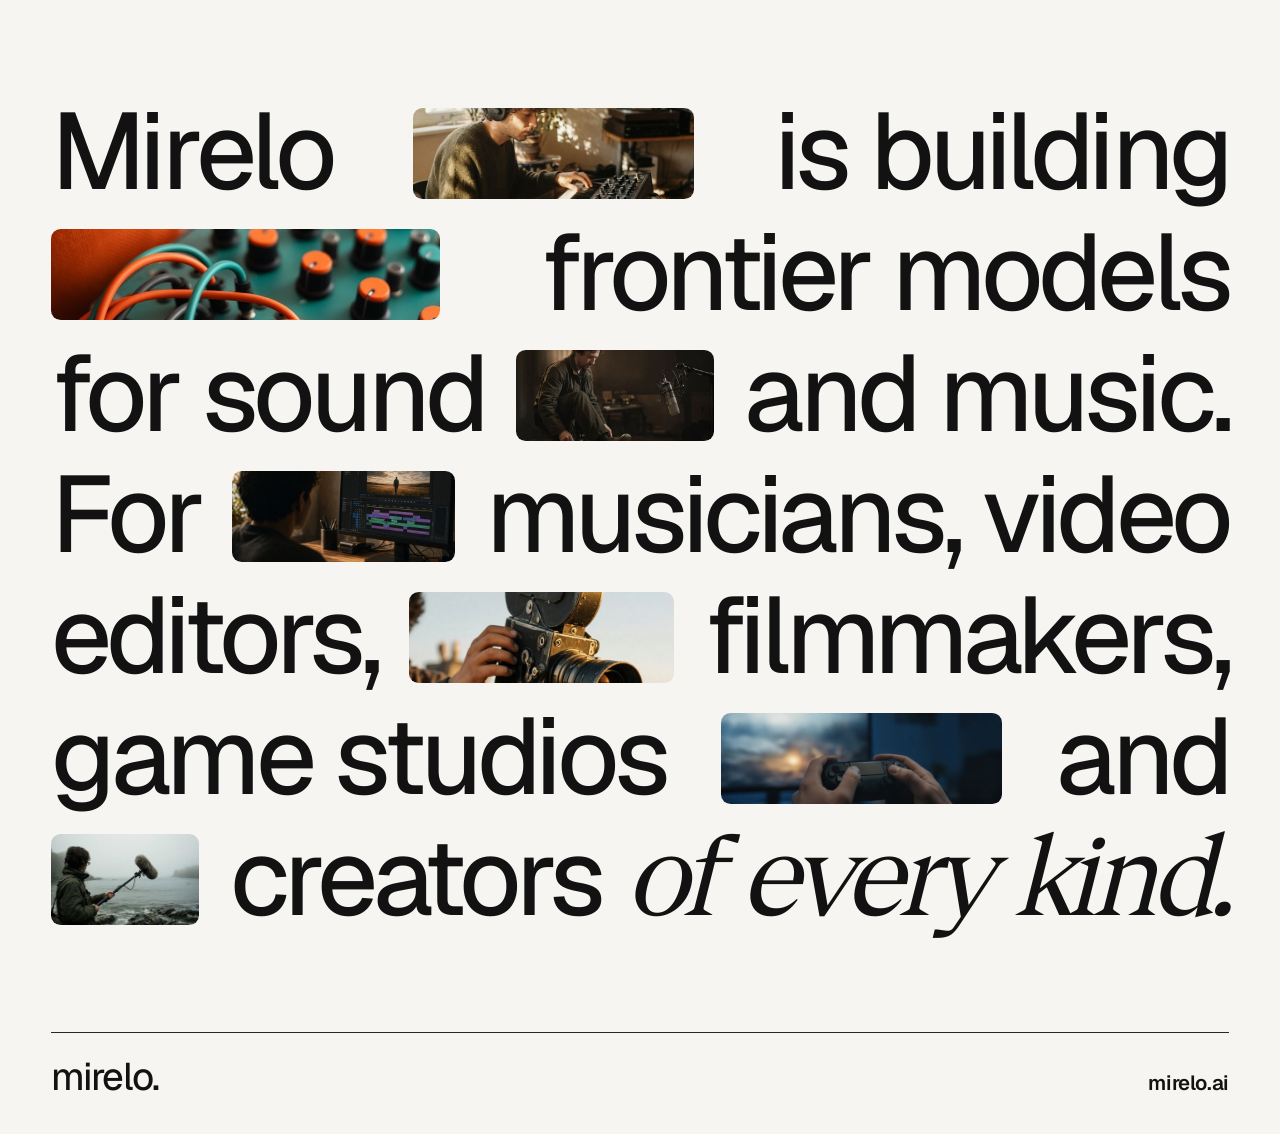
<file: mirelo/about/index.html>
<!DOCTYPE html>
<html lang="en">
  <head>
    <meta charset="utf-8" />
    <meta name="viewport" content="width=device-width, initial-scale=1" />
    <title>About — Mirelo</title>
    <meta
      name="description"
      content="Mirelo is building frontier models for sound and music — for musicians, video editors, filmmakers, game studios and creators of every kind."
    />
    <link rel="canonical" href="https://www.tombogner.com/mirelo/about/" />
    <meta property="og:title" content="About — Mirelo" />
    <meta
      property="og:description"
      content="Mirelo is building frontier models for sound and music."
    />
    <link rel="icon" href="../../assets/logos/mirelo.png" />
    <link
      rel="preload"
      href="../../assets/fonts/Geist-Variable.woff2"
      as="font"
      type="font/woff2"
      crossorigin
    />
    <link
      rel="preload"
      href="../../assets/fonts/GeistSerif-Regular.woff2"
      as="font"
      type="font/woff2"
      crossorigin
    />
    <link rel="stylesheet" href="about.css" />
  </head>
  <body>
    <main class="about">
      <header class="about-hero">
        <h1 class="about-headline">
          <span class="line">
            <span>Mirelo</span>
            <img class="tile" src="../../assets/mirelo/musician.jpg" alt="" width="640" height="480" />
            <span>is building</span>
          </span>
          <span class="line">
            <img class="tile tile--wide" src="../../assets/mirelo/synth.jpg" alt="" width="640" height="480" />
            <span>frontier models</span>
          </span>
          <span class="line">
            <span>for sound</span>
            <img class="tile" src="../../assets/mirelo/foley.jpg" alt="" width="640" height="480" />
            <span>and music.</span>
          </span>
          <span class="line">
            <span>For</span>
            <img class="tile" src="../../assets/mirelo/editor.jpg" alt="" width="640" height="480" />
            <span>musicians, video</span>
          </span>
          <span class="line">
            <span>editors,</span>
            <img class="tile" src="../../assets/mirelo/camera.jpg" alt="" width="640" height="480" />
            <span>filmmakers,</span>
          </span>
          <span class="line">
            <span>game studios</span>
            <img class="tile" src="../../assets/mirelo/game.jpg" alt="" width="640" height="480" />
            <span>and</span>
          </span>
          <span class="line">
            <img class="tile" src="../../assets/mirelo/field.jpg" alt="" width="640" height="480" />
            <span>creators <em>of every kind.</em></span>
          </span>
        </h1>

        <footer class="about-hero-footer">
          <span class="about-wordmark">mirelo.</span>
          <a class="about-domain" href="https://mirelo.ai">mirelo.ai</a>
        </footer>
      </header>
    </main>
  </body>
</html>
</file>
<file: css/styles.css>
:root {
  --bg: #000000;
  --bg-elevated: #0a0a0a;
  --text: #ffffff;
  --text-muted: #9e9e9e;
  --text-dim: #454545;
  --text-soft: rgb(140, 140, 140);
  --accent-pink: #f75cff;
  --accent-blue: rgb(0, 153, 255);
  --divider: #ededed1a;
  --font: "Instrument Sans", system-ui, sans-serif;
  --content-width: 680px;
  --radius-media: 12px;
  --radius-row: 10px;
}

*,
*::before,
*::after {
  box-sizing: border-box;
}

html {
  scroll-behavior: smooth;
}

body {
  margin: 0;
  min-height: 100vh;
  background: var(--bg);
  color: var(--text);
  font-family: var(--font);
  font-size: 17px;
  line-height: 1.5;
  -webkit-font-smoothing: antialiased;
  text-rendering: optimizeLegibility;
}

img,
video {
  display: block;
  max-width: 100%;
}

a {
  color: inherit;
  text-decoration: none;
}

a:focus-visible {
  outline: 2px solid var(--accent-blue);
  outline-offset: 3px;
}

.page {
  width: min(100%, var(--content-width));
  margin: 0 auto;
  padding: 80px 40px 48px;
  display: flex;
  flex-direction: column;
  gap: 40px;
}

/* Hero */
.hero {
  display: flex;
  flex-direction: column;
  gap: 12px;
  padding-top: clamp(48px, 18vh, 140px);
}

.js-ready .hero {
  opacity: 0;
  transform: translateY(16px);
  animation: rise 0.8s ease forwards;
}

.hero h1 {
  margin: 0;
  font-size: clamp(36px, 7vw, 46px);
  font-weight: 700;
  letter-spacing: -0.02em;
  line-height: 1.15;
}

.hero-lead {
  margin: 0;
  max-width: 600px;
  font-size: clamp(18px, 3.2vw, 24px);
  font-weight: 600;
  line-height: 1.6;
}

.hero-lead .muted {
  color: var(--text-soft);
  font-weight: 600;
}

/* Media */
.media {
  width: 120%;
  max-width: 100vw;
  margin-left: 50%;
  translate: -50% 0;
  border-radius: var(--radius-media);
  overflow: hidden;
  background: #111;
}

.js-ready .media {
  opacity: 0;
  transform: translateY(20px);
  animation: rise 0.9s ease 0.12s forwards;
}

.media video {
  width: 100%;
  aspect-ratio: 16 / 9;
  object-fit: cover;
  background: #000;
  border-radius: var(--radius-media);
}

/* Sections */
.section {
  display: flex;
  flex-direction: column;
  gap: 20px;
  padding-top: 8px;
}

.js-ready .section {
  opacity: 0;
  transform: translateY(18px);
}

.js-ready .section.is-visible {
  animation: rise 0.7s ease forwards;
}

.section-title {
  margin: 0;
  font-size: 24px;
  font-weight: 600;
  letter-spacing: -0.01em;
}

.divider {
  width: min(100%, 600px);
  height: 1px;
  background: var(--divider);
  border: 0;
  margin: 8px 0 0;
}

/* Experience */
.experience-list {
  list-style: none;
  margin: 0;
  padding: 0;
  display: flex;
  flex-direction: column;
  gap: 0;
}

.experience-list > li + li .experience-item {
  border-top: 1px solid var(--divider);
}

.experience-item {
  display: flex;
  align-items: center;
  gap: 14px;
  width: 100%;
  padding: 14px 10px;
  border-radius: var(--radius-row);
  background: transparent;
  transition: background-color 0.25s ease, transform 0.25s ease;
}

.experience-item:hover {
  background: var(--bg-elevated);
}

a.experience-item:hover .chevron {
  color: var(--text);
  transform: translateX(3px);
}

.experience-item--static {
  cursor: default;
}

.experience-item--static:hover {
  background: transparent;
}

.experience-logo {
  width: 40px;
  height: 40px;
  border-radius: 9px;
  object-fit: cover;
  flex: none;
  background: #111;
}

.experience-copy {
  flex: 1;
  min-width: 0;
  display: flex;
  flex-direction: column;
  gap: 2px;
}

.experience-top {
  display: flex;
  flex-wrap: wrap;
  align-items: baseline;
  gap: 8px;
  font-size: 17px;
}

.experience-company {
  font-weight: 600;
  color: var(--text);
}

.experience-years {
  font-weight: 500;
  color: var(--text-dim);
}

.experience-role {
  font-size: 17px;
  font-weight: 500;
  color: var(--text-muted);
}

.chevron {
  flex: none;
  color: var(--text-dim);
  transition: color 0.25s ease, transform 0.25s ease;
  display: inline-flex;
}

.chevron svg {
  width: 18px;
  height: 18px;
}

/* Education */
.education-list {
  list-style: none;
  margin: 0;
  padding: 0;
  display: flex;
  flex-direction: column;
  gap: 22px;
}

.education-item {
  display: flex;
  flex-direction: column;
  gap: 4px;
}

.education-top {
  display: flex;
  flex-wrap: wrap;
  align-items: baseline;
  gap: 8px;
  font-size: 17px;
}

.education-degree {
  font-weight: 600;
  color: var(--text);
}

.education-years {
  font-weight: 500;
  color: var(--text-dim);
}

.education-school {
  font-size: 17px;
  font-weight: 500;
  color: var(--text-muted);
}

/* About */
.about-copy {
  display: flex;
  flex-direction: column;
  gap: 18px;
  max-width: 600px;
}

.about-copy p {
  margin: 0;
  font-size: clamp(17px, 2.4vw, 21px);
  font-weight: 500;
  line-height: 1.6;
  color: var(--text-muted);
}

.about-copy p:first-child {
  color: var(--text);
}

.about-copy .emphasis {
  color: var(--text);
  font-weight: 600;
}

/* Contact + Meet */
.bottom-grid {
  display: grid;
  grid-template-columns: 1fr 1fr;
  gap: 32px 24px;
}

#contact,
#meet {
  display: flex;
  flex-direction: column;
  gap: 28px;
}

.contact-list,
.meet-list {
  list-style: none;
  margin: 0;
  padding: 0;
  display: flex;
  flex-direction: column;
  gap: 14px;
}

.contact-link,
.meet-row {
  display: flex;
  align-items: center;
  gap: 12px;
  font-size: 19px;
  font-weight: 600;
  min-height: 28px;
}

.contact-link {
  width: fit-content;
  transition: opacity 0.2s ease;
}

.contact-link:hover {
  opacity: 0.8;
}

.contact-link .external {
  color: var(--text-dim);
  display: inline-flex;
}

.contact-link .external svg {
  width: 16px;
  height: 16px;
}

.icon-tile {
  width: 24px;
  height: 24px;
  border-radius: 6px;
  display: inline-flex;
  align-items: center;
  justify-content: center;
  flex: none;
  overflow: hidden;
  font-size: 14px;
  line-height: 1;
}

.icon-tile img {
  width: 100%;
  height: 100%;
  object-fit: cover;
}

.icon-tile.mail {
  background: #1a1a1a;
}

.icon-tile.dribbble {
  background: var(--accent-pink);
  color: #fff;
}

.icon-tile.dribbble svg {
  width: 14px;
  height: 14px;
  fill: currentColor;
}

.berlin-time {
  margin: 2px 0 0 36px;
  font-size: 17px;
  font-weight: 500;
  color: var(--text-muted);
  font-variant-numeric: tabular-nums;
}

/* Footer */
.site-footer {
  display: flex;
  justify-content: space-between;
  align-items: center;
  gap: 16px;
  padding-top: 8px;
  padding-bottom: 24px;
  font-size: 15px;
  line-height: 1.4;
  color: var(--text-dim);
}

.site-footer a {
  color: var(--text-dim);
  transition: color 0.2s ease;
}

.site-footer a:hover {
  color: var(--text-muted);
}

/* Case study pages */
.case-shell {
  min-height: 100vh;
}

.case-nav {
  position: sticky;
  top: 0;
  z-index: 10;
  width: min(100%, var(--content-width));
  margin: 0 auto;
  padding: 24px 40px;
  display: flex;
  align-items: center;
  gap: 10px;
  font-size: 15px;
  font-weight: 500;
  background: linear-gradient(to bottom, rgba(0, 0, 0, 0.92), rgba(0, 0, 0, 0.72), transparent);
}

.case-nav a {
  color: var(--text);
  transition: opacity 0.2s ease;
}

.case-nav a:hover {
  opacity: 0.7;
}

.case-nav-sep,
.case-nav-current {
  color: var(--text-muted);
}

.case-page {
  width: min(100%, var(--content-width));
  margin: 0 auto;
  padding: 40px 40px 96px;
  display: flex;
  flex-direction: column;
  gap: 40px;
}

.case-intro {
  display: flex;
  flex-direction: column;
  gap: 20px;
  max-width: 100%;
}

.case-intro h1 {
  margin: 0;
  font-size: clamp(32px, 5.5vw, 42px);
  font-weight: 700;
  letter-spacing: -0.02em;
  line-height: 1.15;
}

.case-copy {
  display: flex;
  flex-direction: column;
  gap: 18px;
}

.case-copy p {
  margin: 0;
  font-size: clamp(17px, 2.2vw, 21px);
  font-weight: 500;
  line-height: 1.6;
  color: var(--text-muted);
}

.case-copy strong {
  color: var(--text);
  font-weight: 600;
}

.case-link {
  margin: 0;
  font-size: clamp(17px, 2.2vw, 21px);
  font-weight: 500;
  line-height: 1.6;
  color: var(--text-muted);
}

.case-link a {
  color: var(--accent-blue);
  text-decoration: underline;
  text-underline-offset: 3px;
  transition: opacity 0.2s ease;
}

.case-link a:hover {
  opacity: 0.8;
}

.case-media {
  display: flex;
  flex-direction: column;
  gap: 32px;
  width: 100%;
}

.case-media img,
.case-media video {
  width: 100%;
  height: auto;
  border-radius: var(--radius-media);
  background: #111;
}

.case-media video {
  object-fit: contain;
}

.case-caption {
  margin: -12px 0 0;
  font-size: 17px;
  font-weight: 500;
  color: var(--text-muted);
}

@keyframes rise {
  to {
    opacity: 1;
    transform: translateY(0);
  }
}

@media (max-width: 720px) {
  .page {
    padding: 48px 24px 40px;
    gap: 32px;
  }

  .hero {
    padding-top: 36px;
  }

  .media {
    width: 100%;
    margin-left: 0;
    translate: none;
  }

  .bottom-grid {
    grid-template-columns: 1fr;
    gap: 40px;
  }

  .berlin-time {
    margin-left: 36px;
  }

  .site-footer {
    flex-direction: column;
    align-items: flex-start;
  }

  .case-nav,
  .case-page {
    padding-left: 24px;
    padding-right: 24px;
  }

  .case-page {
    padding-top: 24px;
    padding-bottom: 64px;
    gap: 32px;
  }

  .case-media {
    gap: 24px;
  }
}

@media (prefers-reduced-motion: reduce) {
  *,
  *::before,
  *::after {
    animation: none !important;
    transition: none !important;
  }

  .hero,
  .media,
  .js-ready .section,
  .js-ready .section.is-visible {
    opacity: 1 !important;
    transform: none !important;
  }
}
</file>
<file: mirelo/about/about.css>
@font-face {
  font-family: "Geist";
  src: url("../../assets/fonts/Geist-Variable.woff2") format("woff2");
  font-weight: 100 900;
  font-style: normal;
  font-display: swap;
}

/* Geist Serif ships without an italic; the browser synthesizes the slant. */
@font-face {
  font-family: "Geist Serif";
  src: url("../../assets/fonts/GeistSerif-Regular.woff2") format("woff2");
  font-weight: 400;
  font-style: normal;
  font-display: swap;
}

:root {
  --bg: #f7f5f1;
  --ink: #121212;
  --rule: rgba(18, 18, 18, 0.9);
  --gutter: clamp(1.25rem, 4vw, 3.5rem);
}

*,
*::before,
*::after {
  box-sizing: border-box;
}

html {
  -webkit-text-size-adjust: 100%;
}

body {
  margin: 0;
  background: var(--bg);
  color: var(--ink);
  font-family: "Geist", ui-sans-serif, system-ui, sans-serif;
  -webkit-font-smoothing: antialiased;
  -moz-osx-font-smoothing: grayscale;
}

.about-hero {
  max-width: 1440px;
  min-height: 100svh;
  margin: 0 auto;
  padding: clamp(2.5rem, 7vw, 6rem) var(--gutter) clamp(1.5rem, 3vw, 2.5rem);
  display: flex;
  flex-direction: column;
  justify-content: space-between;
  gap: clamp(3rem, 8vw, 6rem);
}

.about-headline {
  --measure: 10.9;
  margin: 0;
  font-size: calc((min(100vw, 1440px) - 2 * var(--gutter)) / var(--measure));
  font-weight: 450;
  line-height: 1.12;
  letter-spacing: -0.045em;
}

.line {
  display: flex;
  align-items: center;
  justify-content: space-between;
  gap: 0.28em;
  white-space: nowrap;
}

.about-headline em {
  font-family: "Geist Serif", ui-serif, Georgia, serif;
  font-style: italic;
  font-synthesis: style;
  font-weight: 400;
  letter-spacing: -0.035em;
  white-space: nowrap;
}

.tile {
  display: inline-block;
  flex: 1 1 0;
  height: 0.84em;
  min-width: 1.35em;
  max-width: 2.6em;
  margin-top: 0.06em;
  object-fit: cover;
  border-radius: 0.09em;
  background: rgba(18, 18, 18, 0.06);
  animation: tile-in 900ms cubic-bezier(0.2, 0.7, 0.2, 1) both;
}

.tile:nth-of-type(1) { animation-delay: 80ms; }
.tile:nth-of-type(2) { animation-delay: 160ms; }
.tile:nth-of-type(3) { animation-delay: 240ms; }
.tile:nth-of-type(4) { animation-delay: 320ms; }
.tile:nth-of-type(5) { animation-delay: 400ms; }
.tile:nth-of-type(6) { animation-delay: 480ms; }
.tile:nth-of-type(7) { animation-delay: 560ms; }

@keyframes tile-in {
  from {
    opacity: 0;
    transform: scale(0.85);
  }
  to {
    opacity: 1;
    transform: none;
  }
}

.about-hero-footer {
  display: flex;
  align-items: flex-end;
  justify-content: space-between;
  padding-top: clamp(1rem, 2vw, 1.5rem);
  border-top: 1.5px solid var(--rule);
}

.about-wordmark {
  font-size: clamp(1.75rem, 3vw, 2.5rem);
  font-weight: 450;
  letter-spacing: -0.05em;
  line-height: 1;
}

.about-domain {
  color: inherit;
  font-size: clamp(1rem, 1.6vw, 1.375rem);
  font-weight: 600;
  letter-spacing: -0.02em;
  text-decoration: none;
}

.about-domain:hover {
  text-decoration: underline;
  text-underline-offset: 0.2em;
}

.tile--wide {
  max-width: 3.6em;
}

@media (max-width: 720px) {
  .about-headline {
    font-size: clamp(2.25rem, 11vw, 3.5rem);
    line-height: 1.15;
  }

  .line {
    display: inline;
    white-space: normal;
  }

  .tile {
    width: auto;
    min-width: 0;
    max-width: none;
    aspect-ratio: 1.6;
    vertical-align: -0.1em;
    margin: 0 0.04em;
  }
}

@media (prefers-reduced-motion: reduce) {
  .tile {
    animation: none;
  }
}
</file>
